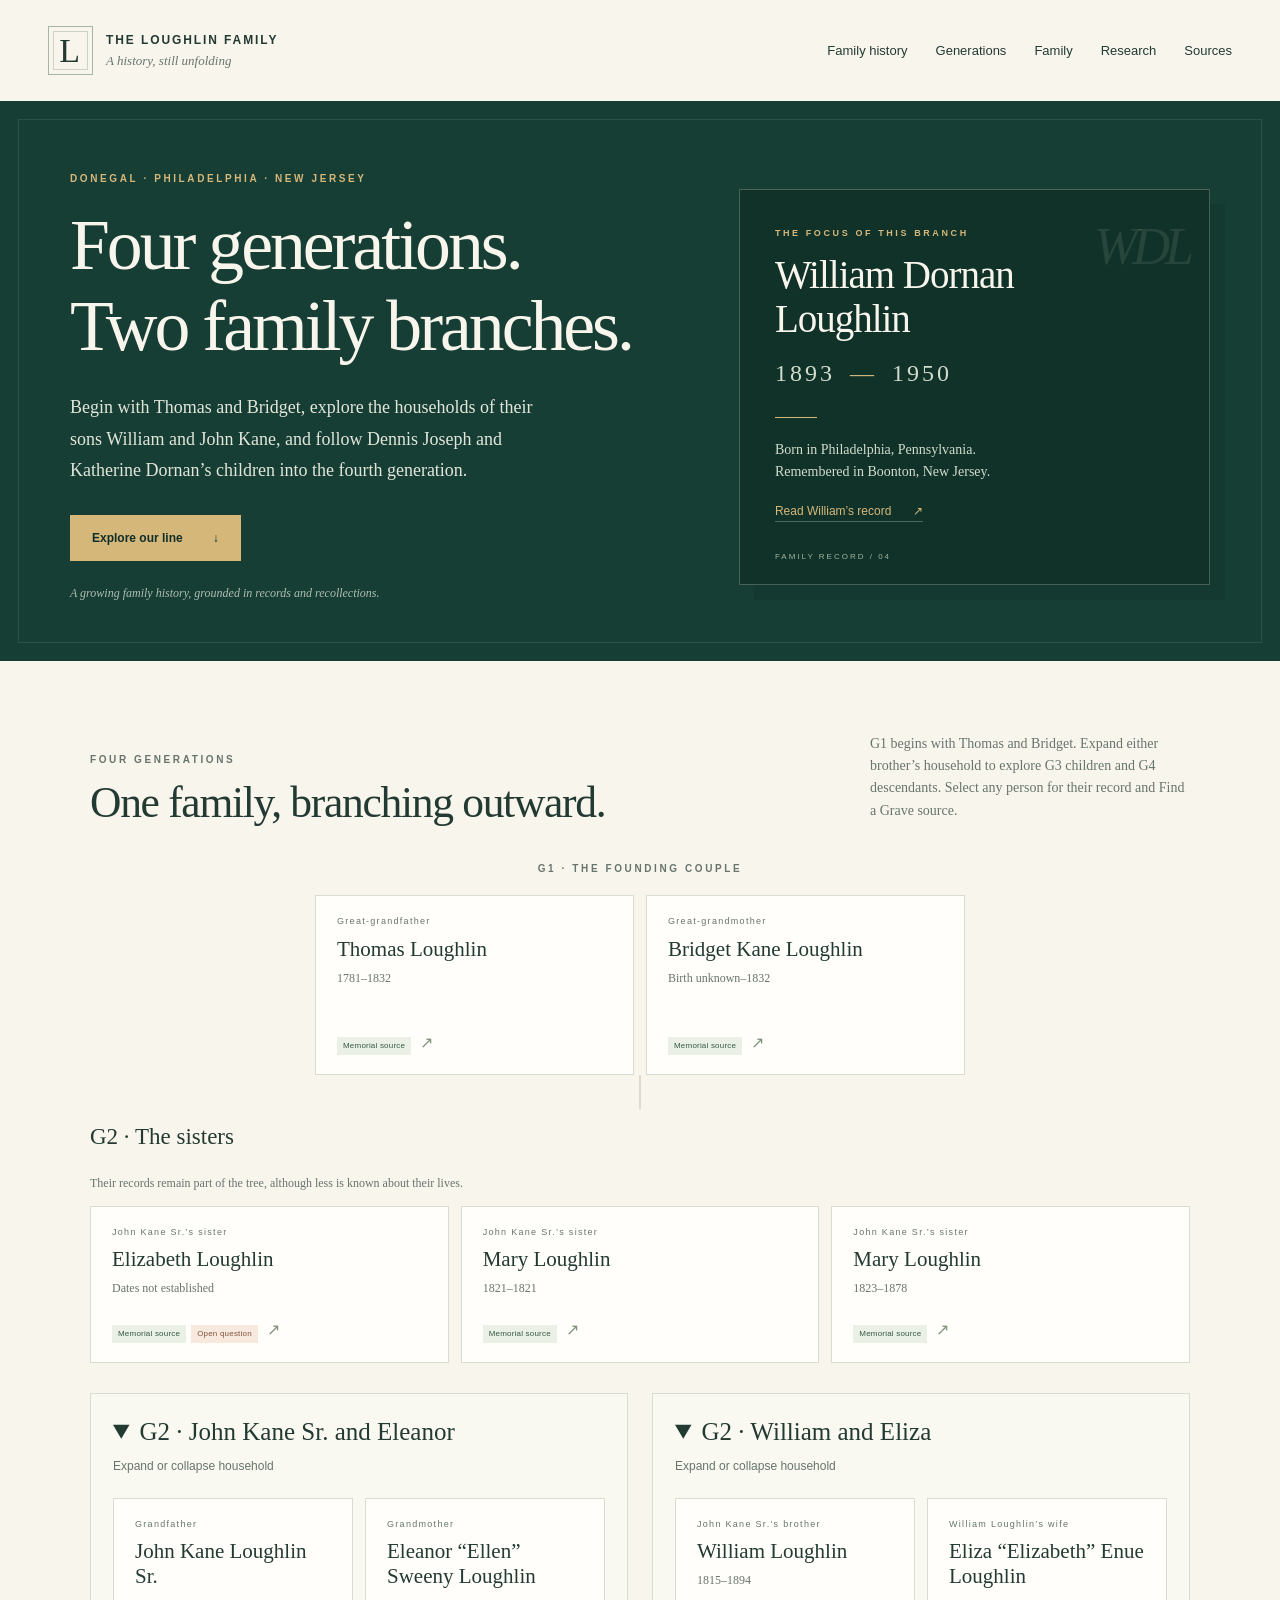
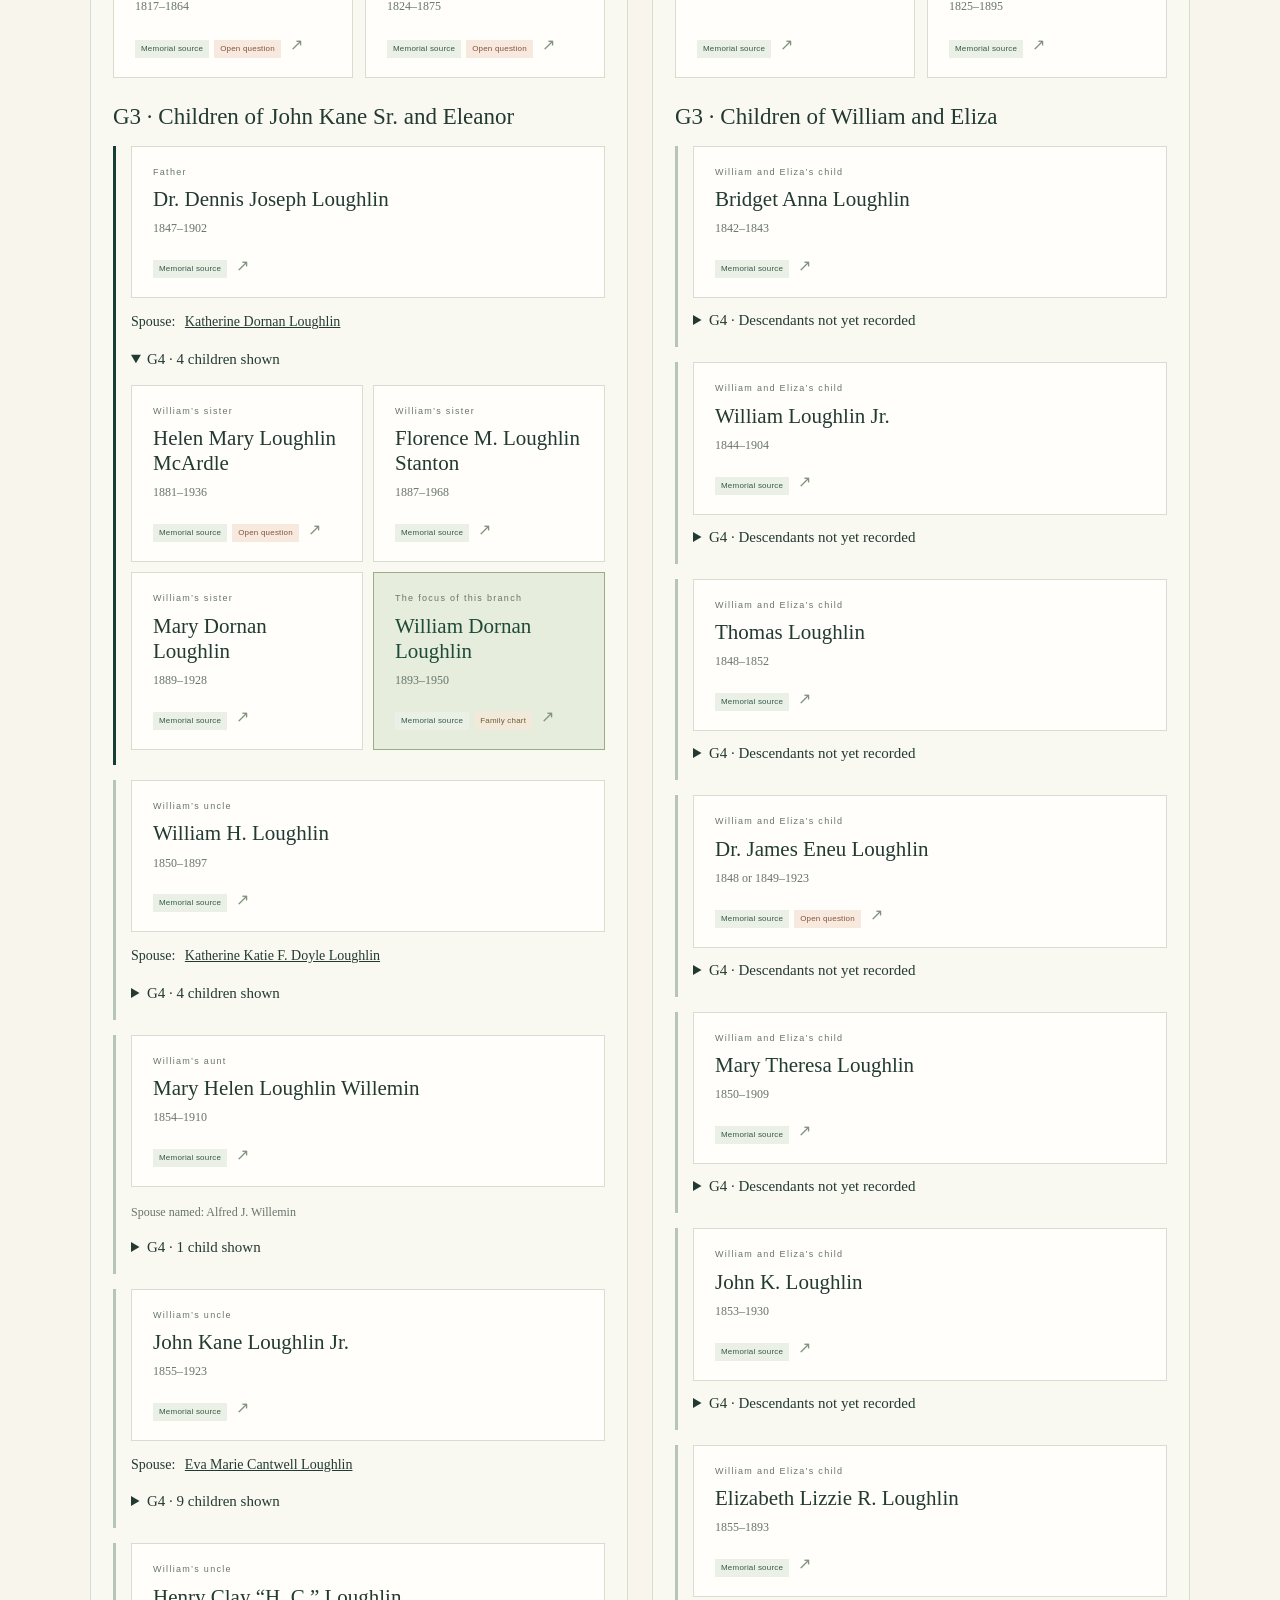
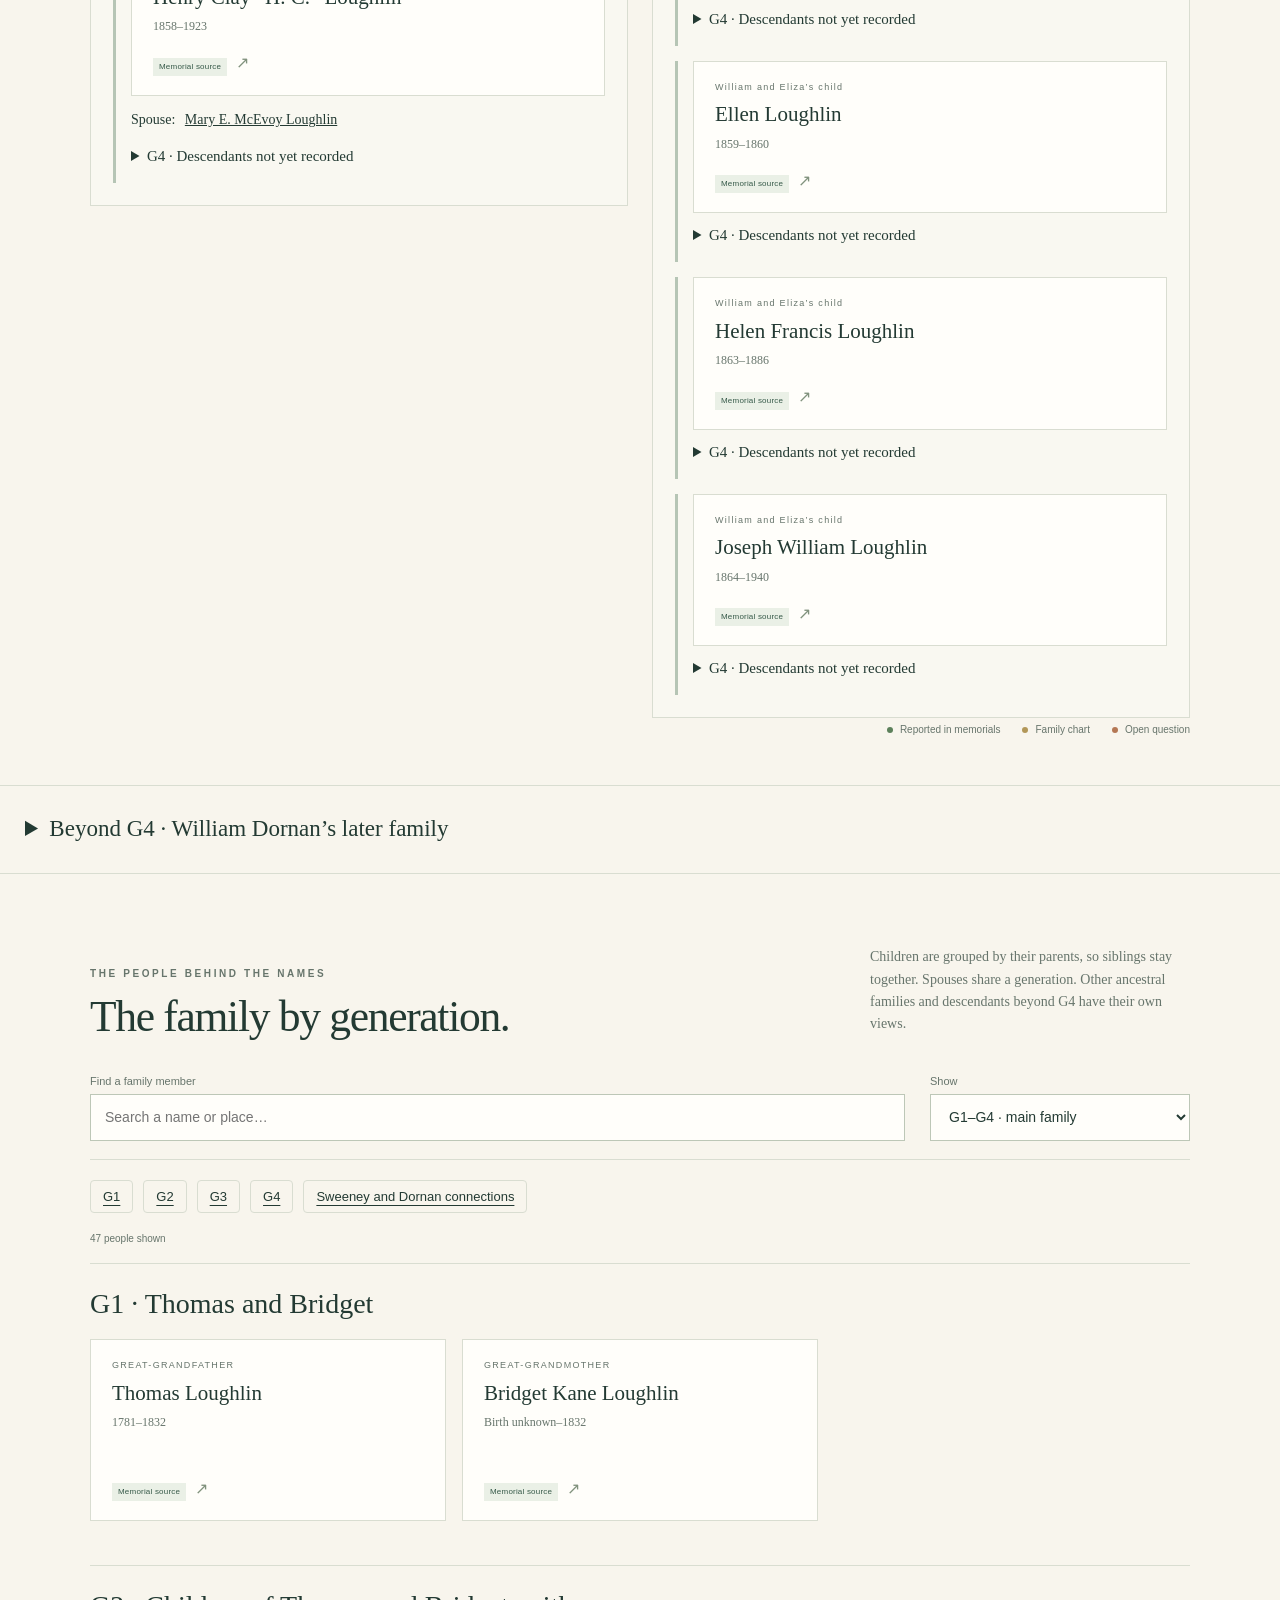
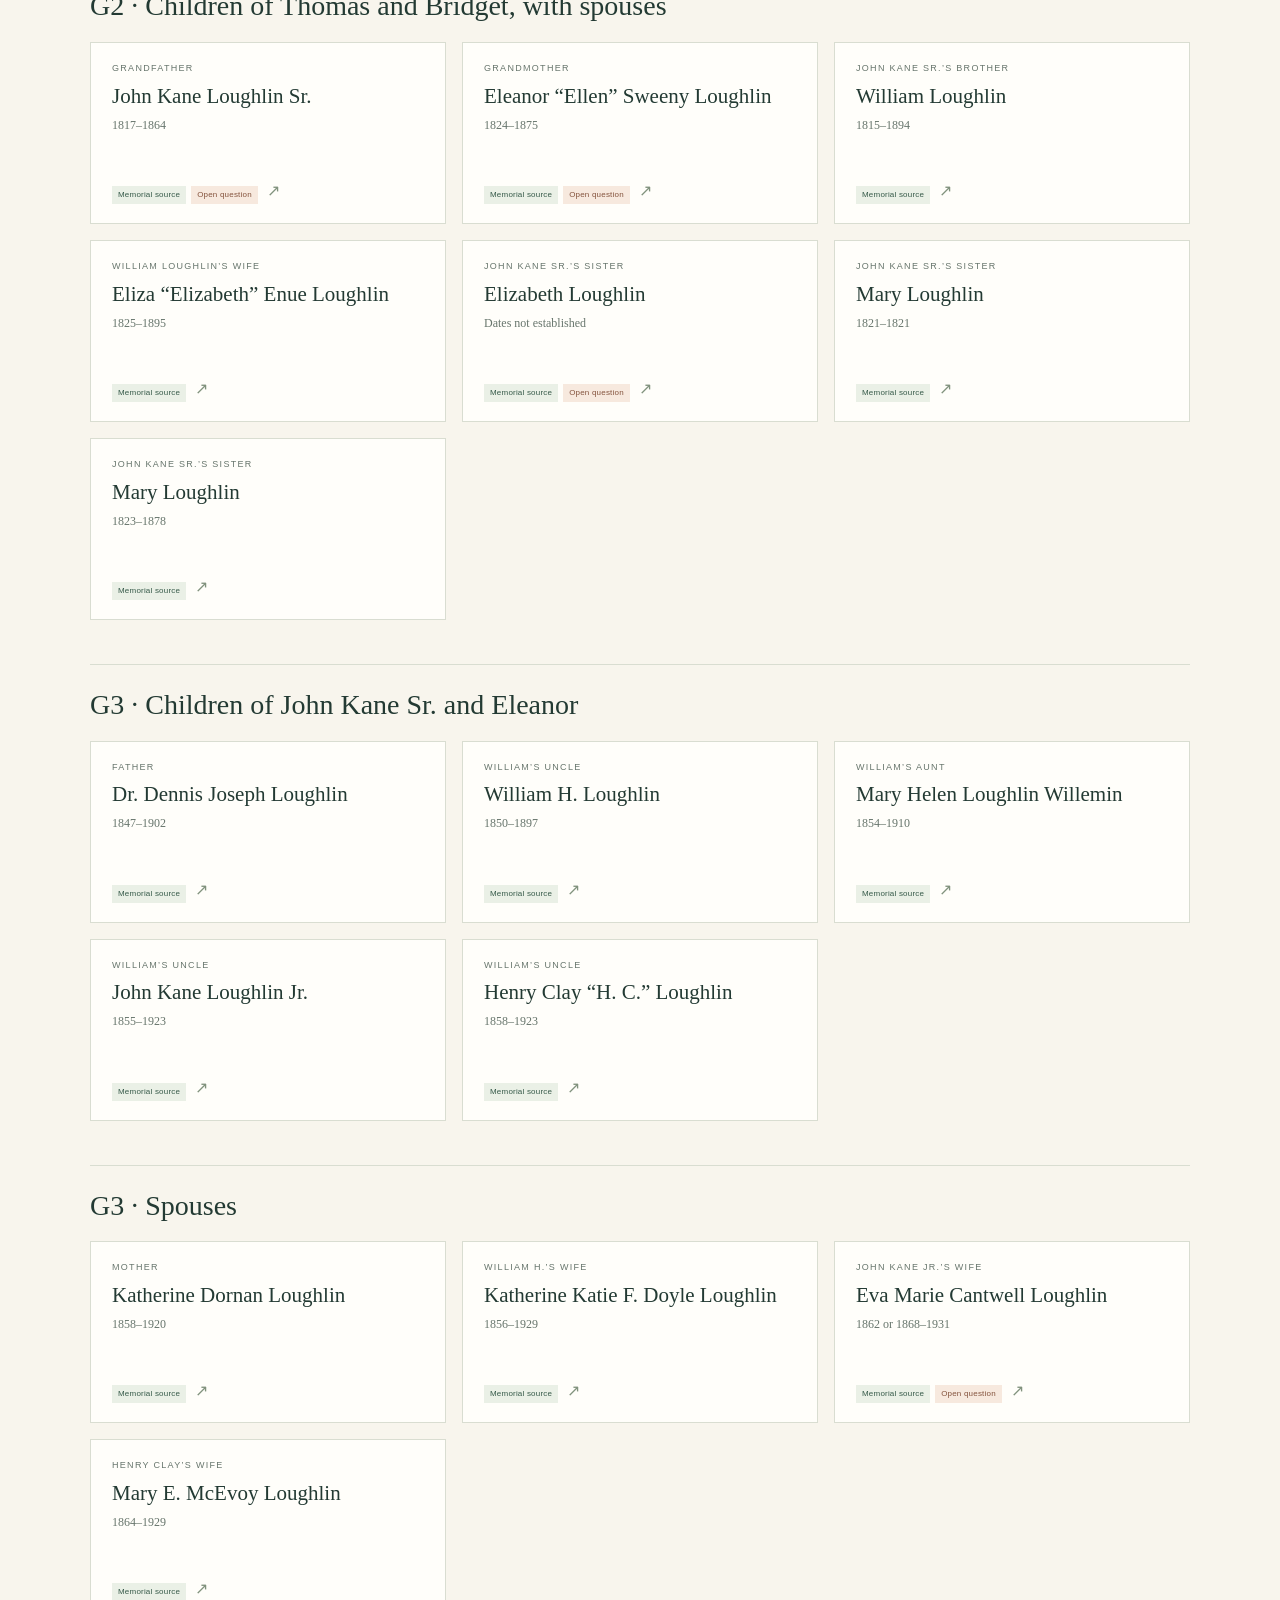
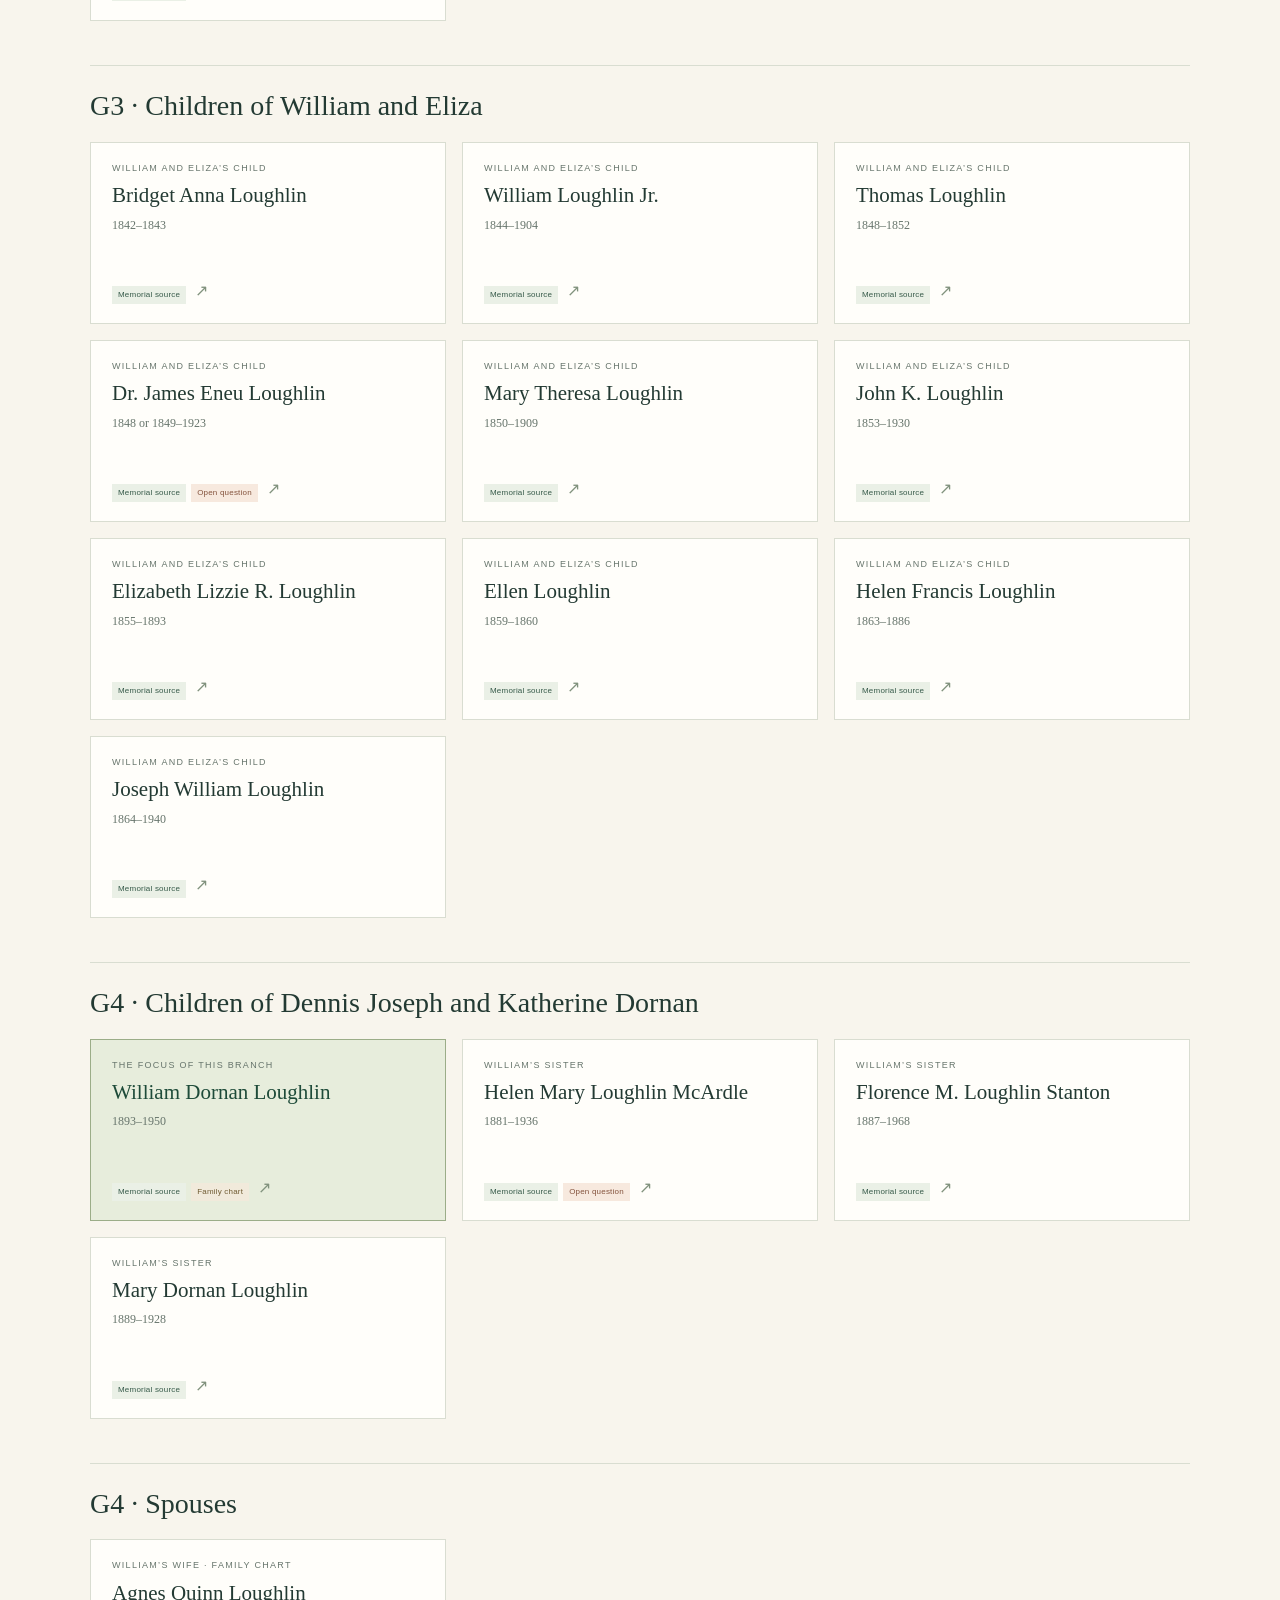
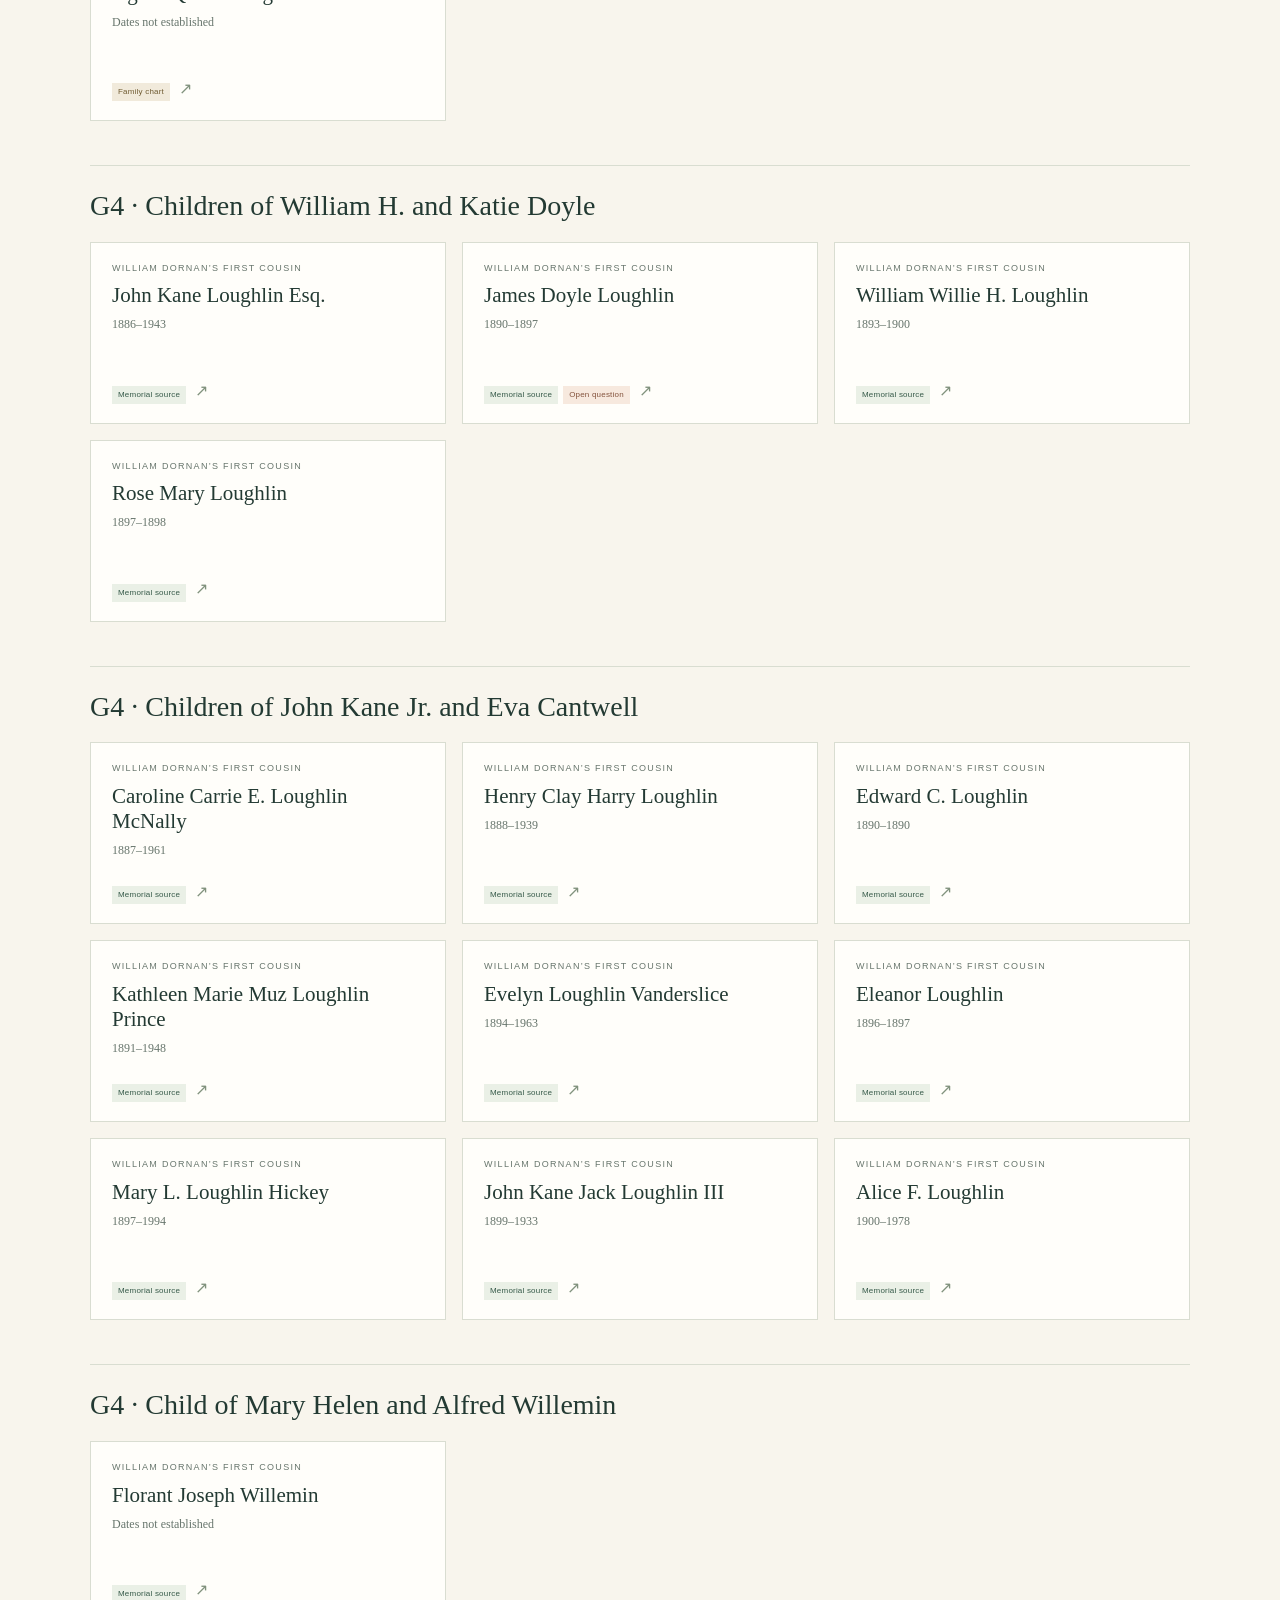
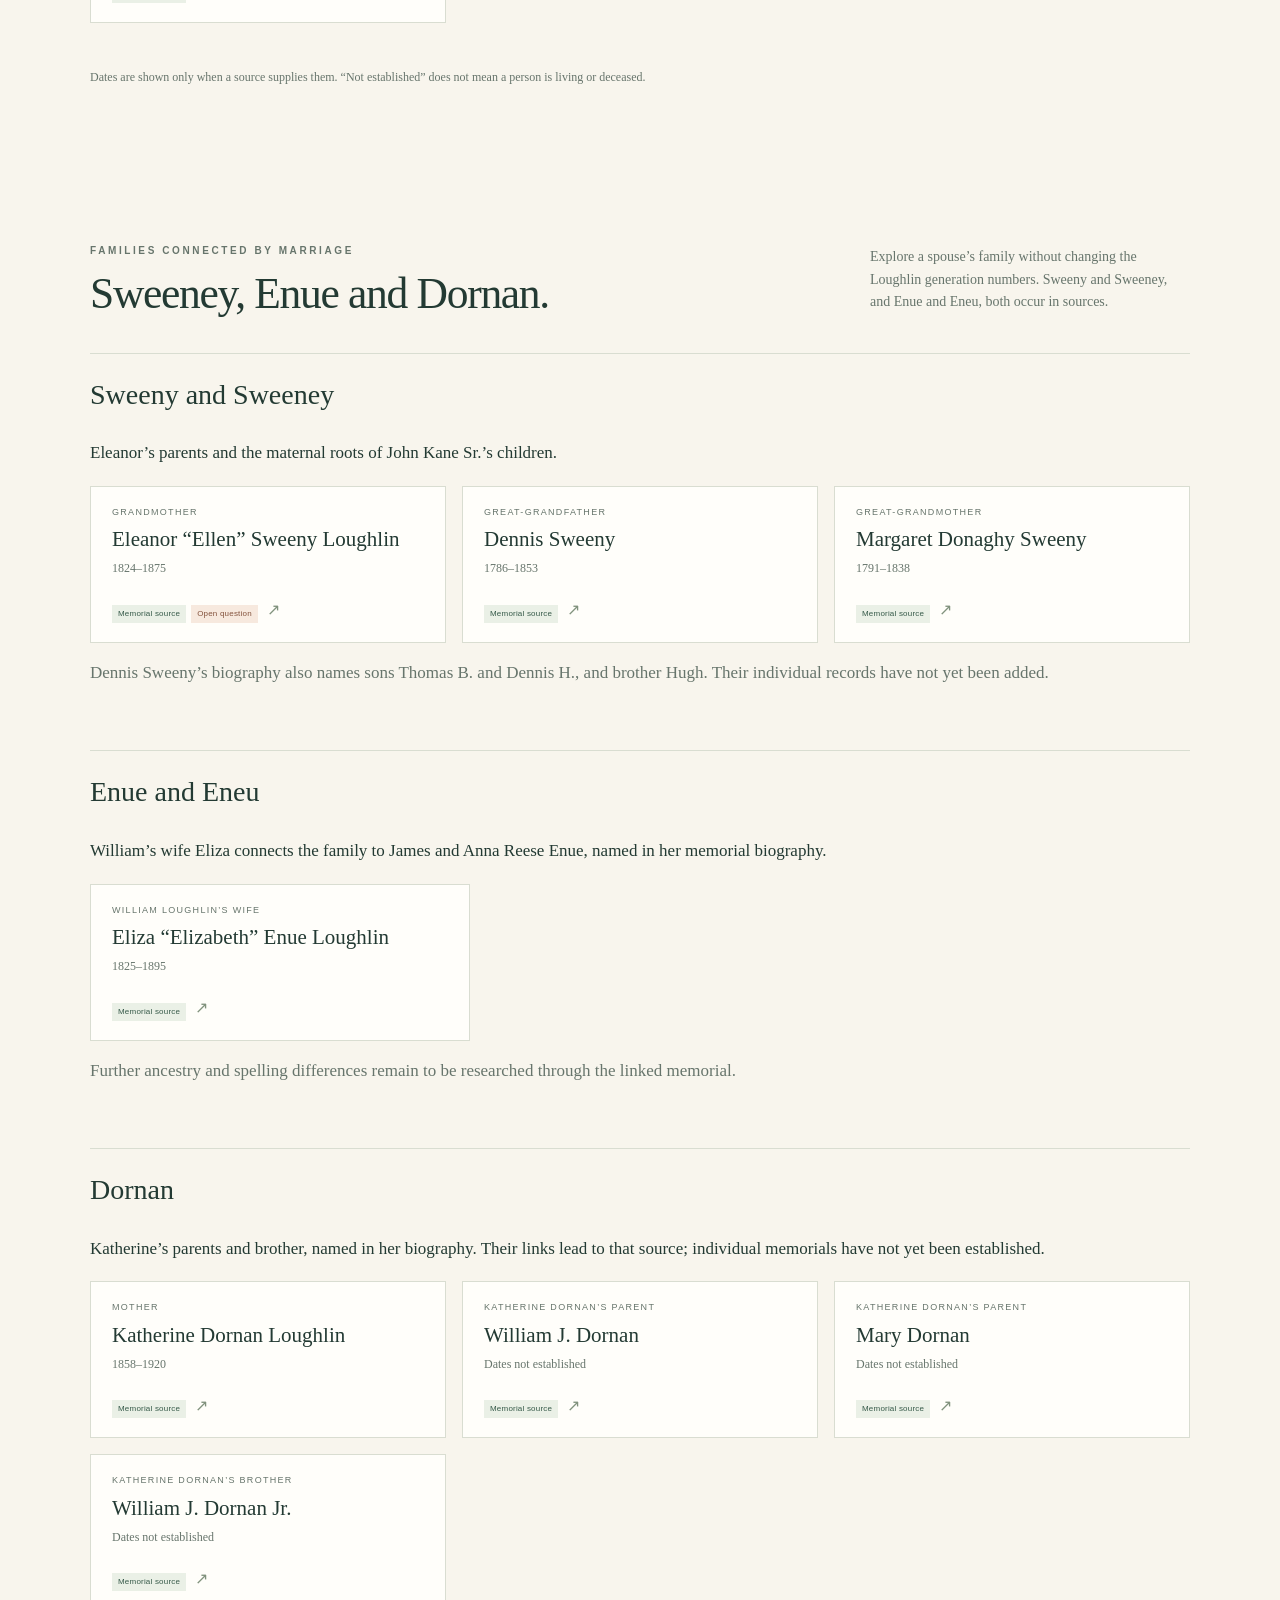
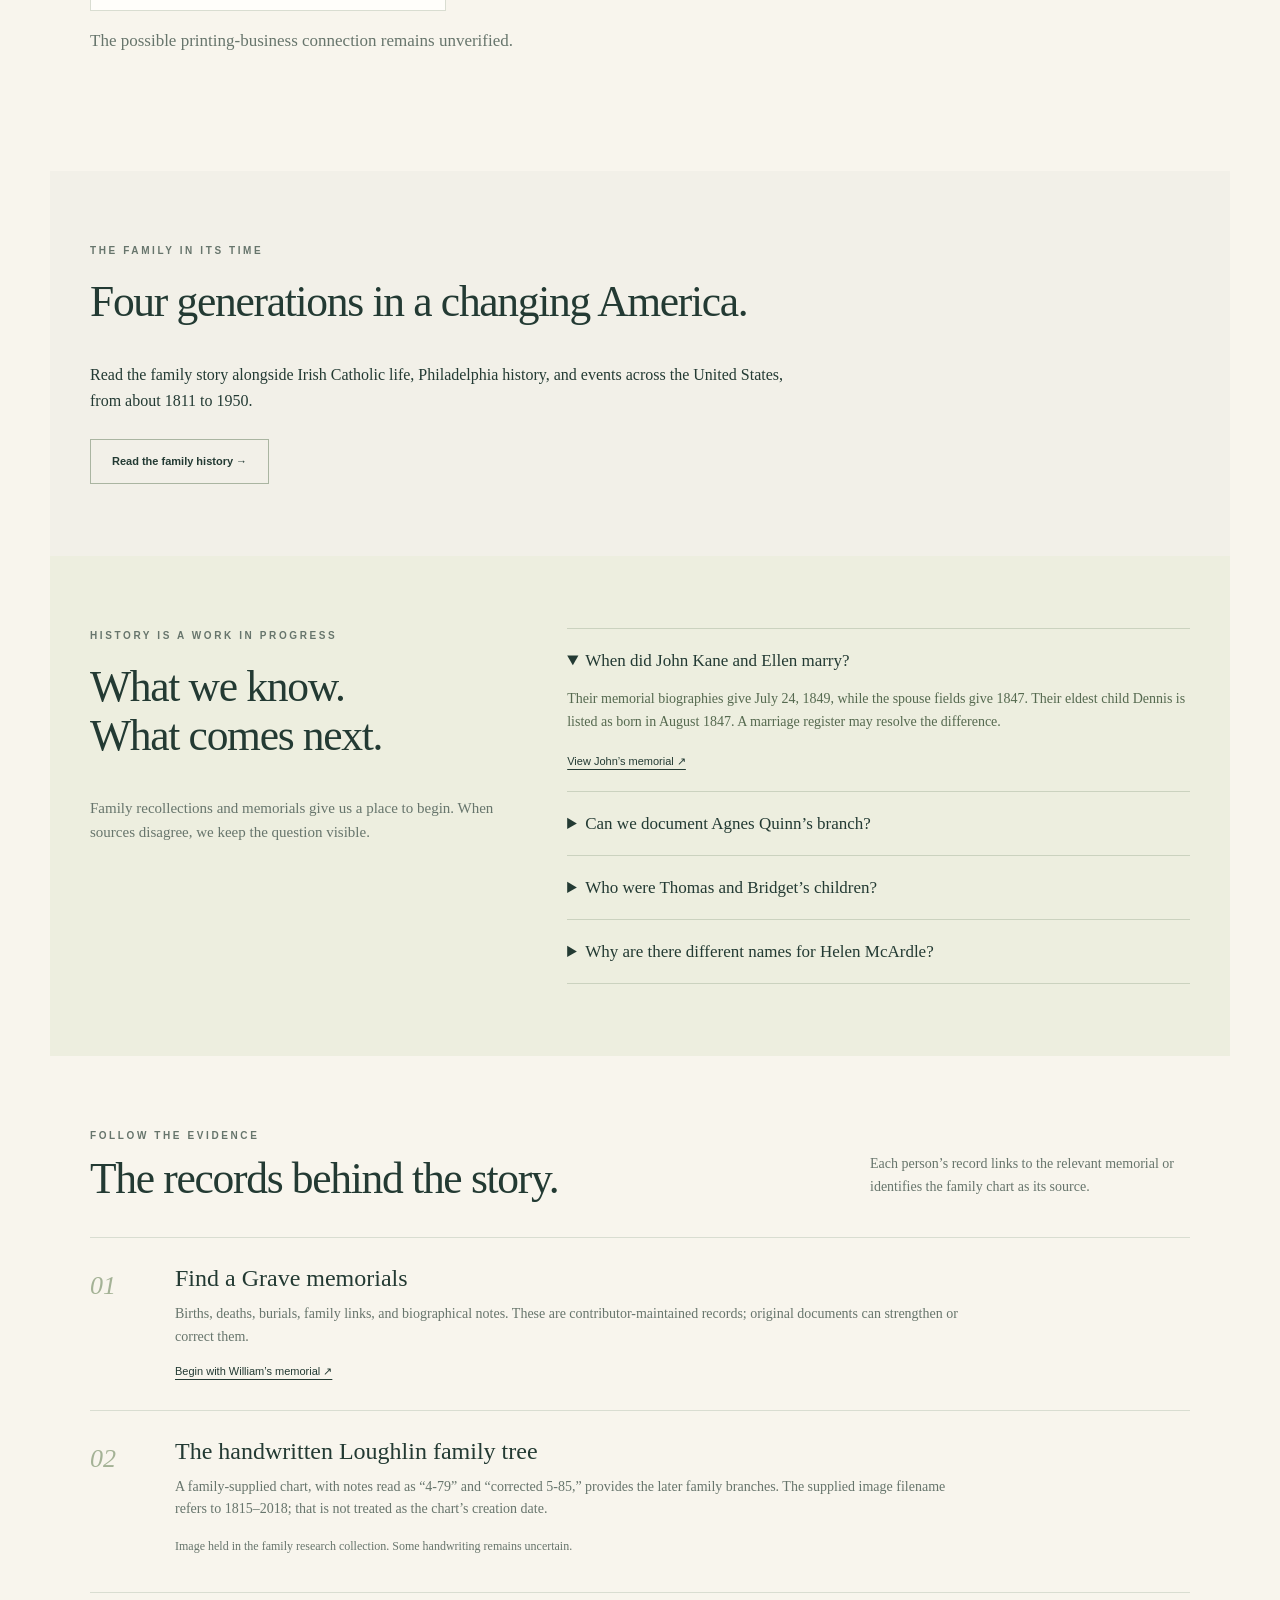
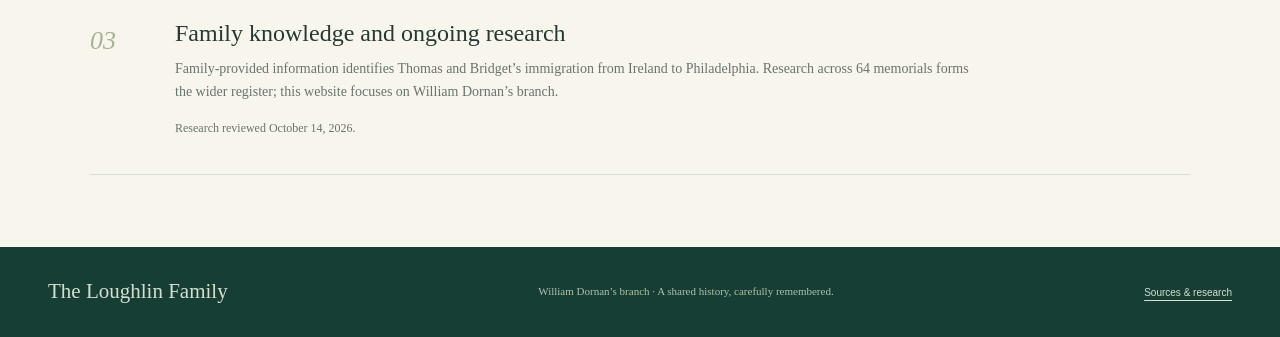
<file: index.html>
<!doctype html>
<html lang="en">
<head>
  <meta charset="utf-8">
  <meta name="viewport" content="width=device-width, initial-scale=1">
  <meta name="description" content="Explore the Loughlin family line from Donegal to Philadelphia, centered on William Dornan Loughlin (1893–1950), with sources and family research.">
  <meta name="theme-color" content="#173e35">
  <title>The Loughlin Family · William Dornan’s Branch</title>
  <link rel="stylesheet" href="styles.css?v=20261026-tree">
  <script src="family-data.js?v=20261026-tree" defer></script>
  <script src="app.js?v=20261026-tree" defer></script>
</head>
<body>
  <a class="skip" href="#main">Skip to family history</a>
  <header class="site-header">
    <a class="brand" href="#home"><span class="monogram" aria-hidden="true">L</span><span>THE LOUGHLIN FAMILY<small>A history, still unfolding</small></span></a>
    <nav aria-label="Main navigation"><a href="history.html">Family history</a><a href="#lineage">Generations</a><a href="#family">Family</a><a href="#research">Research</a><a href="#sources">Sources</a></nav>
  </header>
  <main id="main">
    <section class="hero" id="home">
      <div class="hero-copy"><p class="eyebrow">DONEGAL · PHILADELPHIA · NEW JERSEY</p><h1>Four generations.<br>Two family branches.</h1><p class="intro">Begin with Thomas and Bridget, explore the households of their sons William and John Kane, and follow Dennis Joseph and Katherine Dornan’s children into the fourth generation.</p><a class="button gold" href="#lineage">Explore our line <span aria-hidden="true">↓</span></a><p class="hero-note">A growing family history, grounded in records and recollections.</p></div>
      <div class="hero-record"><span class="record-mark" aria-hidden="true">WDL</span><p class="eyebrow">THE FOCUS OF THIS BRANCH</p><h2>William Dornan<br>Loughlin</h2><p class="life">1893 <span>—</span> 1950</p><div class="record-rule"></div><p>Born in Philadelphia, Pennsylvania.<br>Remembered in Boonton, New Jersey.</p><button class="text-button" data-person="william-d">Read William’s record <span aria-hidden="true">↗</span></button><span class="record-number">FAMILY RECORD / 04</span></div>
    </section>
    <section class="section lineage-section" id="lineage" aria-labelledby="lineage-title">
      <div class="section-heading"><div><p class="eyebrow">FOUR GENERATIONS</p><h2 id="lineage-title">One family, branching outward.</h2></div><p>G1 begins with Thomas and Bridget. Expand either brother’s household to explore G3 children and G4 descendants. Select any person for their record and Find a Grave source.</p></div>
      <div id="lineage-tree" class="branch-tree"></div>
      <div class="evidence-key"><span><i class="dot memorial"></i> Reported in memorials</span><span><i class="dot chart"></i> Family chart</span><span><i class="dot uncertain"></i> Open question</span></div>
    </section>
    <details class="later-focus"><summary>Beyond G4 · William Dornan’s later family</summary><section class="section william-section" aria-labelledby="william-title">
      <div class="william-heading"><p class="eyebrow">A CLOSER LOOK · 1893–1950</p><h2 id="william-title">William’s family.</h2><p>The youngest of four children of Dr. Dennis Joseph Loughlin and Katherine Dornan. The handwritten chart carries this branch into later generations.</p><button class="button outline" id="print-button">Print this family history</button></div>
      <div class="william-family"><div class="family-pair" id="focus-couple"></div><p class="connector-label">CHILDREN NAMED IN THE FAMILY CHART</p><div class="children-grid" id="focus-children"></div><p class="small-note">Agnes’s relationship and the later descendants come from the handwritten family chart. William’s memorial does not link a spouse or children.</p><details class="later-generation"><summary>Explore Robert W.’s five children <span aria-hidden="true">+</span></summary><div id="later-children"></div><p class="small-note">Names and child counts are transcribed from the chart; individual dates and supporting records are still needed.</p></details></div>
    </section>
    </details><section class="section" id="family" aria-labelledby="family-title">
      <div class="section-heading"><div><p class="eyebrow">THE PEOPLE BEHIND THE NAMES</p><h2 id="family-title">The family by generation.</h2></div><p>Children are grouped by their parents, so siblings stay together. Spouses share a generation. Other ancestral families and descendants beyond G4 have their own views.</p></div>
      <div class="directory-tools"><label class="search-label" for="family-search"><span>Find a family member</span><input type="search" id="family-search" placeholder="Search a name or place…" autocomplete="off"></label><label for="family-filter">Show<select id="family-filter"><option value="all">G1–G4 · main family</option><option value="1">G1 · Thomas and Bridget</option><option value="2">G2 · the brothers and sisters</option><option value="3">G3 · children and spouses</option><option value="4">G4 · grandchildren</option><option value="connected">Connected families</option><option value="later">Beyond G4</option></select></label></div>
      <nav class="generation-jumps" aria-label="Jump to generation"><a href="#family" data-generation="1">G1</a><a href="#family" data-generation="2">G2</a><a href="#family" data-generation="3">G3</a><a href="#family" data-generation="4">G4</a><a href="#connections">Sweeney and Dornan connections</a></nav><p class="results-count" id="results-count" aria-live="polite"></p><div class="directory" id="family-directory"></div>
      <p class="small-note">Dates are shown only when a source supplies them. “Not established” does not mean a person is living or deceased.</p>
    </section>
    <section class="section connected-section" id="connections"><div class="section-heading"><div><p class="eyebrow">FAMILIES CONNECTED BY MARRIAGE</p><h2>Sweeney, Enue and Dornan.</h2></div><p>Explore a spouse’s family without changing the Loughlin generation numbers. Sweeny and Sweeney, and Enue and Eneu, both occur in sources.</p></div><div id="connected-families"></div></section><section class="section history-invitation"><p class="eyebrow">THE FAMILY IN ITS TIME</p><h2>Four generations in a changing America.</h2><p>Read the family story alongside Irish Catholic life, Philadelphia history, and events across the United States, from about 1811 to 1950.</p><a class="button outline" href="history.html">Read the family history →</a></section>
    <section class="section research-section" id="research" aria-labelledby="research-title">
      <div><p class="eyebrow">HISTORY IS A WORK IN PROGRESS</p><h2 id="research-title">What we know.<br>What comes next.</h2><p>Family recollections and memorials give us a place to begin. When sources disagree, we keep the question visible.</p></div><div class="questions">
        <details open><summary>When did John Kane and Ellen marry?</summary><p>Their memorial biographies give July 24, 1849, while the spouse fields give 1847. Their eldest child Dennis is listed as born in August 1847. A marriage register may resolve the difference.</p><a href="https://www.findagrave.com/memorial/90204872/john-kane-loughlin" target="_blank" rel="noopener noreferrer">View John’s memorial ↗</a></details>
        <details><summary>Can we document Agnes Quinn’s branch?</summary><p>The chart names Agnes as William’s wife, with children Helen and Robert W. William’s memorial does not link them. A marriage record and his 1950 obituary are useful next sources.</p></details>
        <details><summary>Who were Thomas and Bridget’s children?</summary><p>Their memorial biographies name William, John Kane, Elizabeth, and two daughters named Mary, one who died in infancy. Harry, Dennis, and Robert at the chart’s left edge remain unplaced. Old St. Joseph’s baptism registers may help.</p></details>
        <details><summary>Why are there different names for Helen McArdle?</summary><p>Helen’s own memorial uses Helen Mary; her mother Katherine’s biography uses Helen Denise. A birth or marriage record is needed to reconcile those names.</p></details>
      </div>
    </section>
    <section class="section sources-section" id="sources" aria-labelledby="sources-title"><div class="section-heading"><div><p class="eyebrow">FOLLOW THE EVIDENCE</p><h2 id="sources-title">The records behind the story.</h2></div><p>Each person’s record links to the relevant memorial or identifies the family chart as its source.</p></div><div class="source-list"><article><span class="source-num">01</span><div><h3>Find a Grave memorials</h3><p>Births, deaths, burials, family links, and biographical notes. These are contributor-maintained records; original documents can strengthen or correct them.</p><a href="https://www.findagrave.com/memorial/96990644/william_d-loughlin" target="_blank" rel="noopener noreferrer">Begin with William’s memorial ↗</a></div></article><article><span class="source-num">02</span><div><h3>The handwritten Loughlin family tree</h3><p>A family-supplied chart, with notes read as “4-79” and “corrected 5-85,” provides the later family branches. The supplied image filename refers to 1815–2018; that is not treated as the chart’s creation date.</p><p class="small-note">Image held in the family research collection. Some handwriting remains uncertain.</p></div></article><article><span class="source-num">03</span><div><h3>Family knowledge and ongoing research</h3><p>Family-provided information identifies Thomas and Bridget’s immigration from Ireland to Philadelphia. Research across 64 memorials forms the wider register; this website focuses on William Dornan’s branch.</p><p class="small-note">Research reviewed October 14, 2026.</p></div></article></div></section>
  </main>
  <footer><a class="footer-name" href="#home">The Loughlin Family</a><p>William Dornan’s branch · A shared history, carefully remembered.</p><a href="#sources">Sources & research</a></footer>
  <dialog id="person-dialog" aria-labelledby="person-title"><button class="close-dialog" aria-label="Close person record">×</button><div id="person-detail"></div></dialog>
  <noscript><div class="no-script">Enable JavaScript to explore individual family records. William Dornan Loughlin (1893–1950) was the son of Dr. Dennis Joseph Loughlin and Katherine Dornan, and grandson of John Kane Loughlin Sr. and Eleanor Sweeny. Source: <a href="https://www.findagrave.com/memorial/96990644/william_d-loughlin">William’s memorial</a>.</div></noscript>
</body>
</html>
</file>
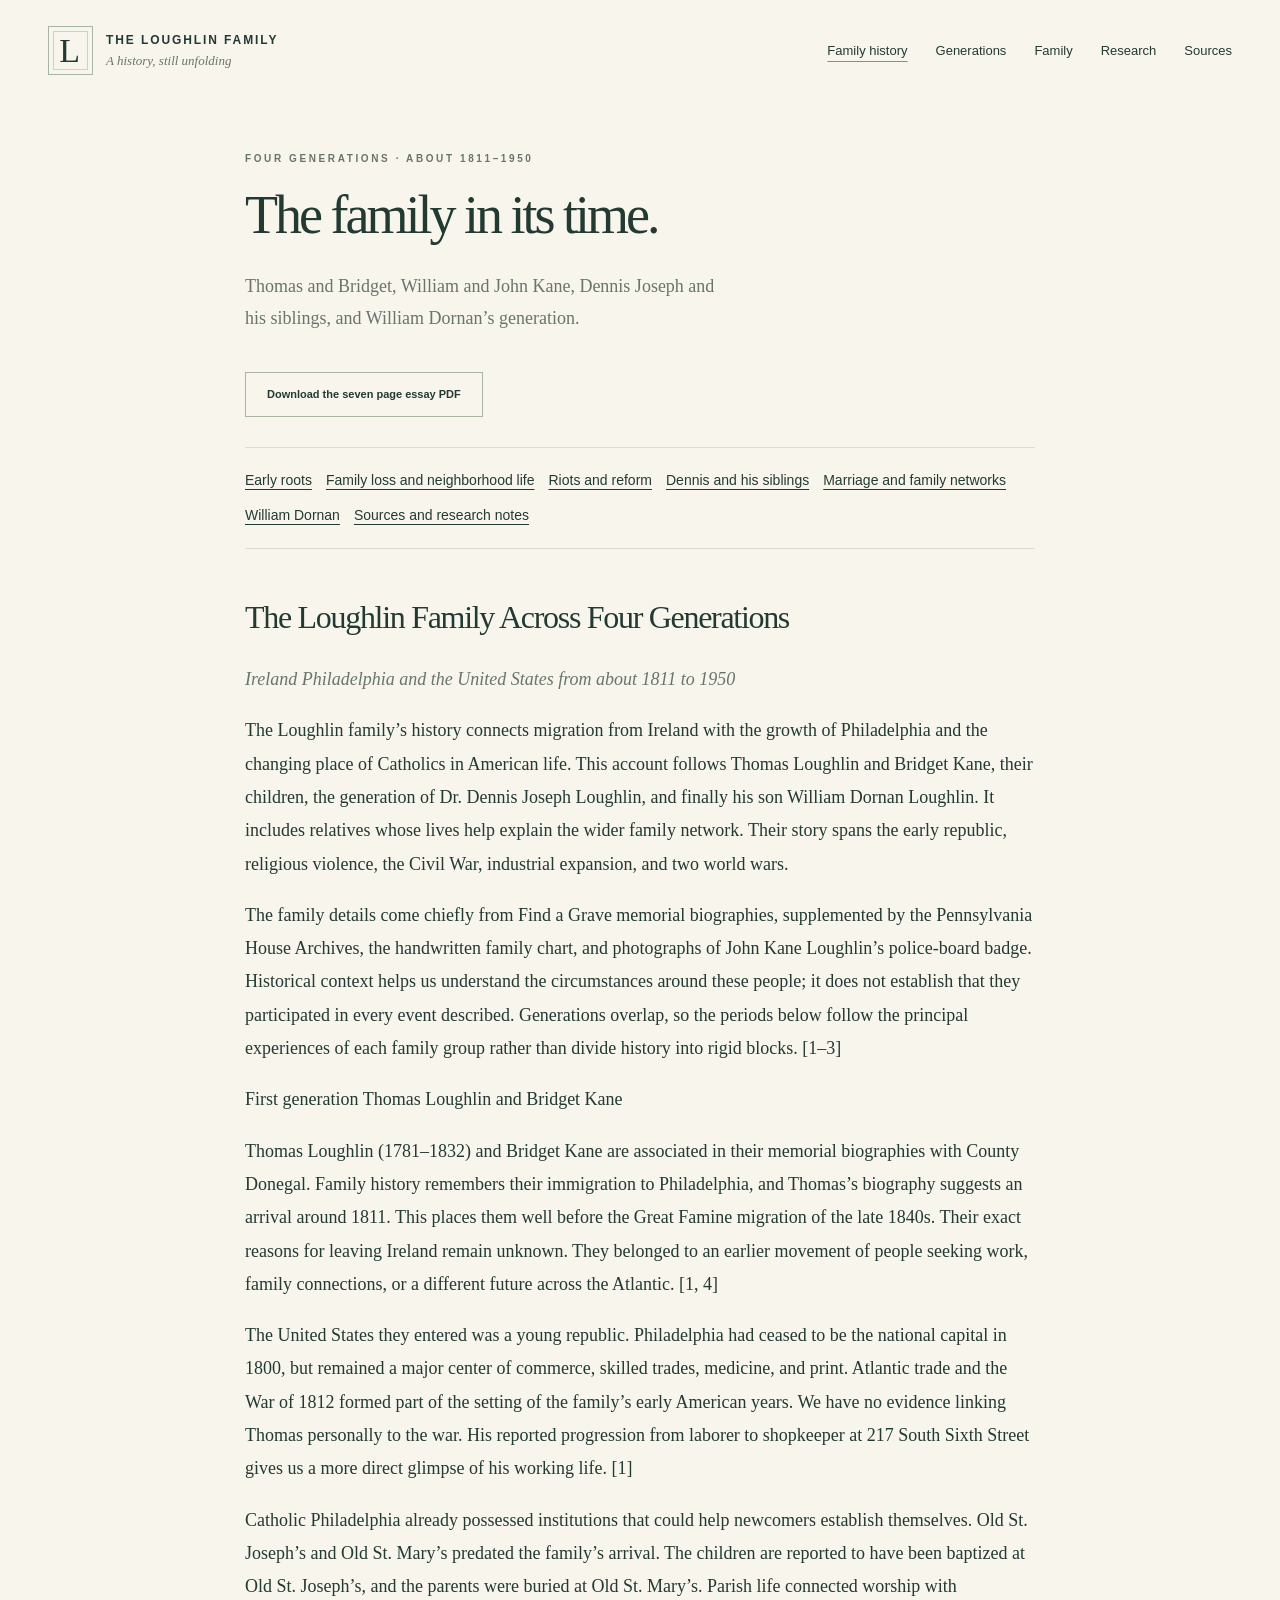
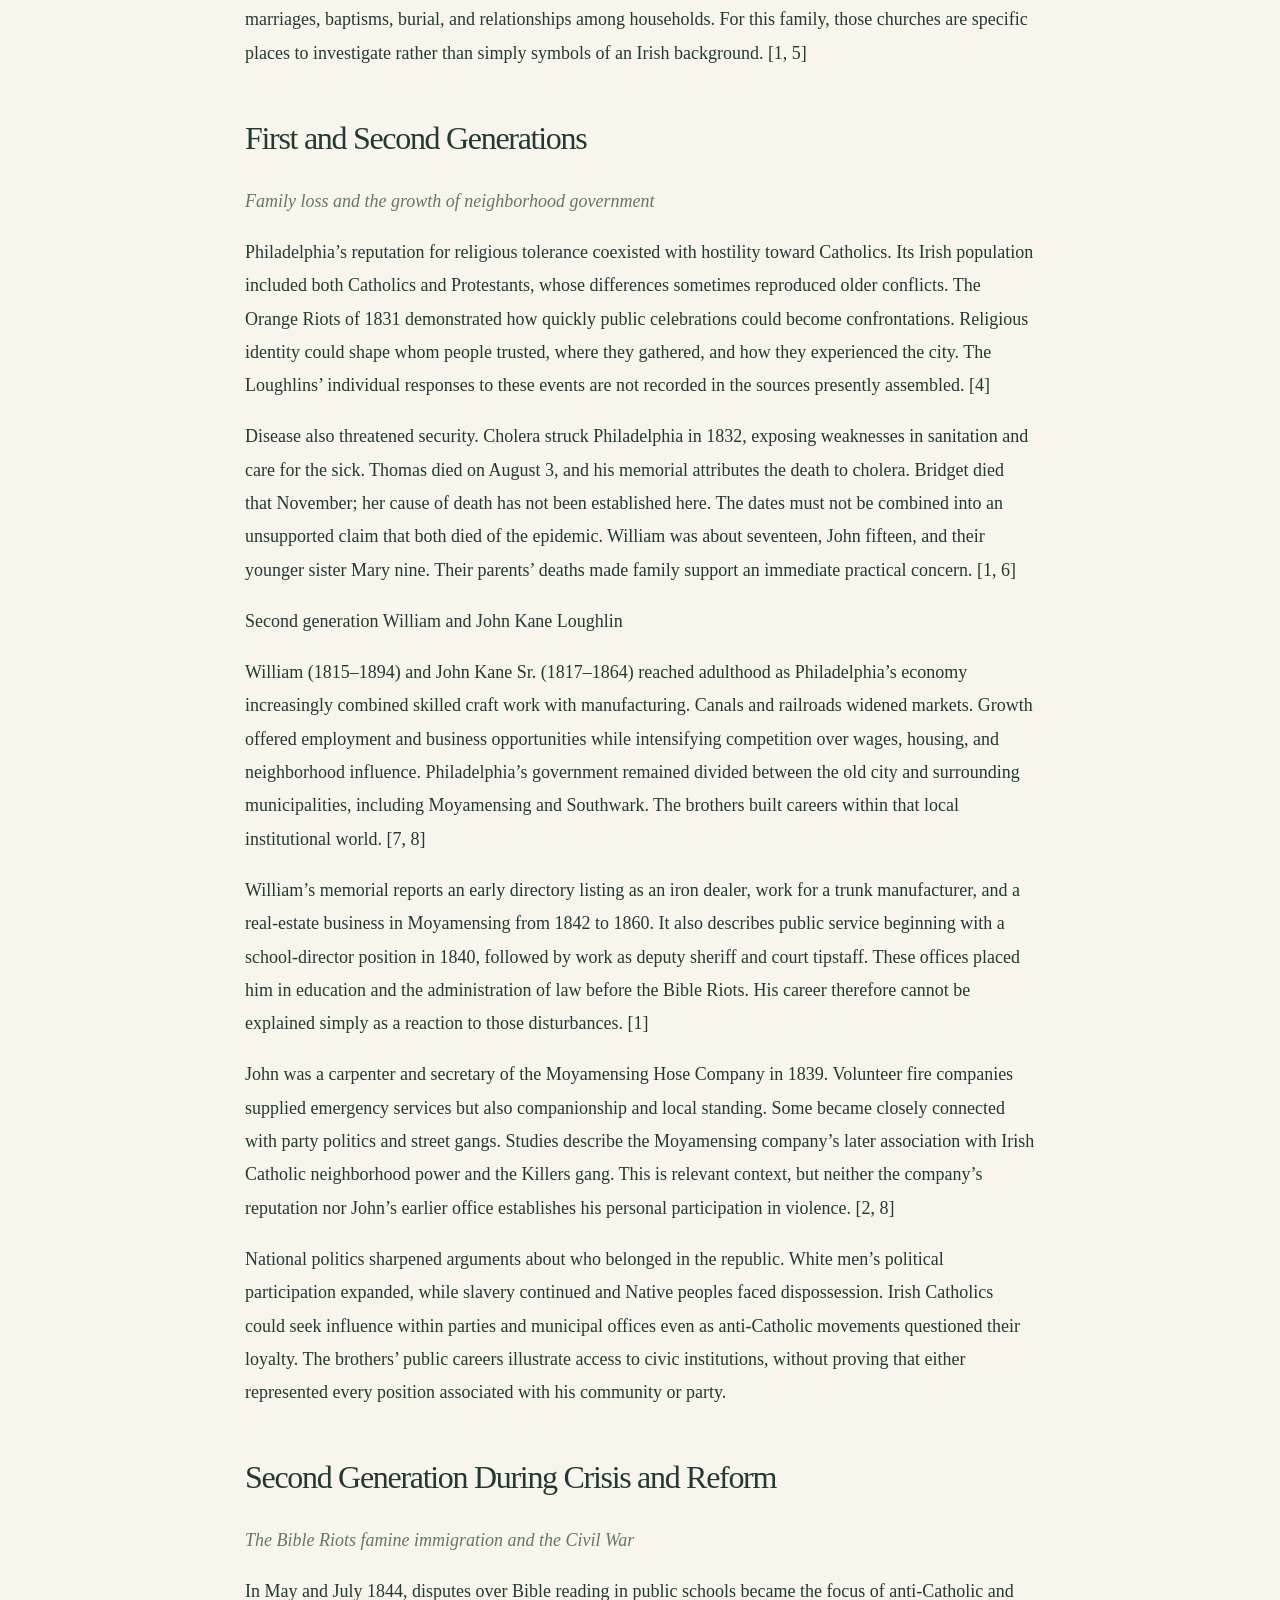
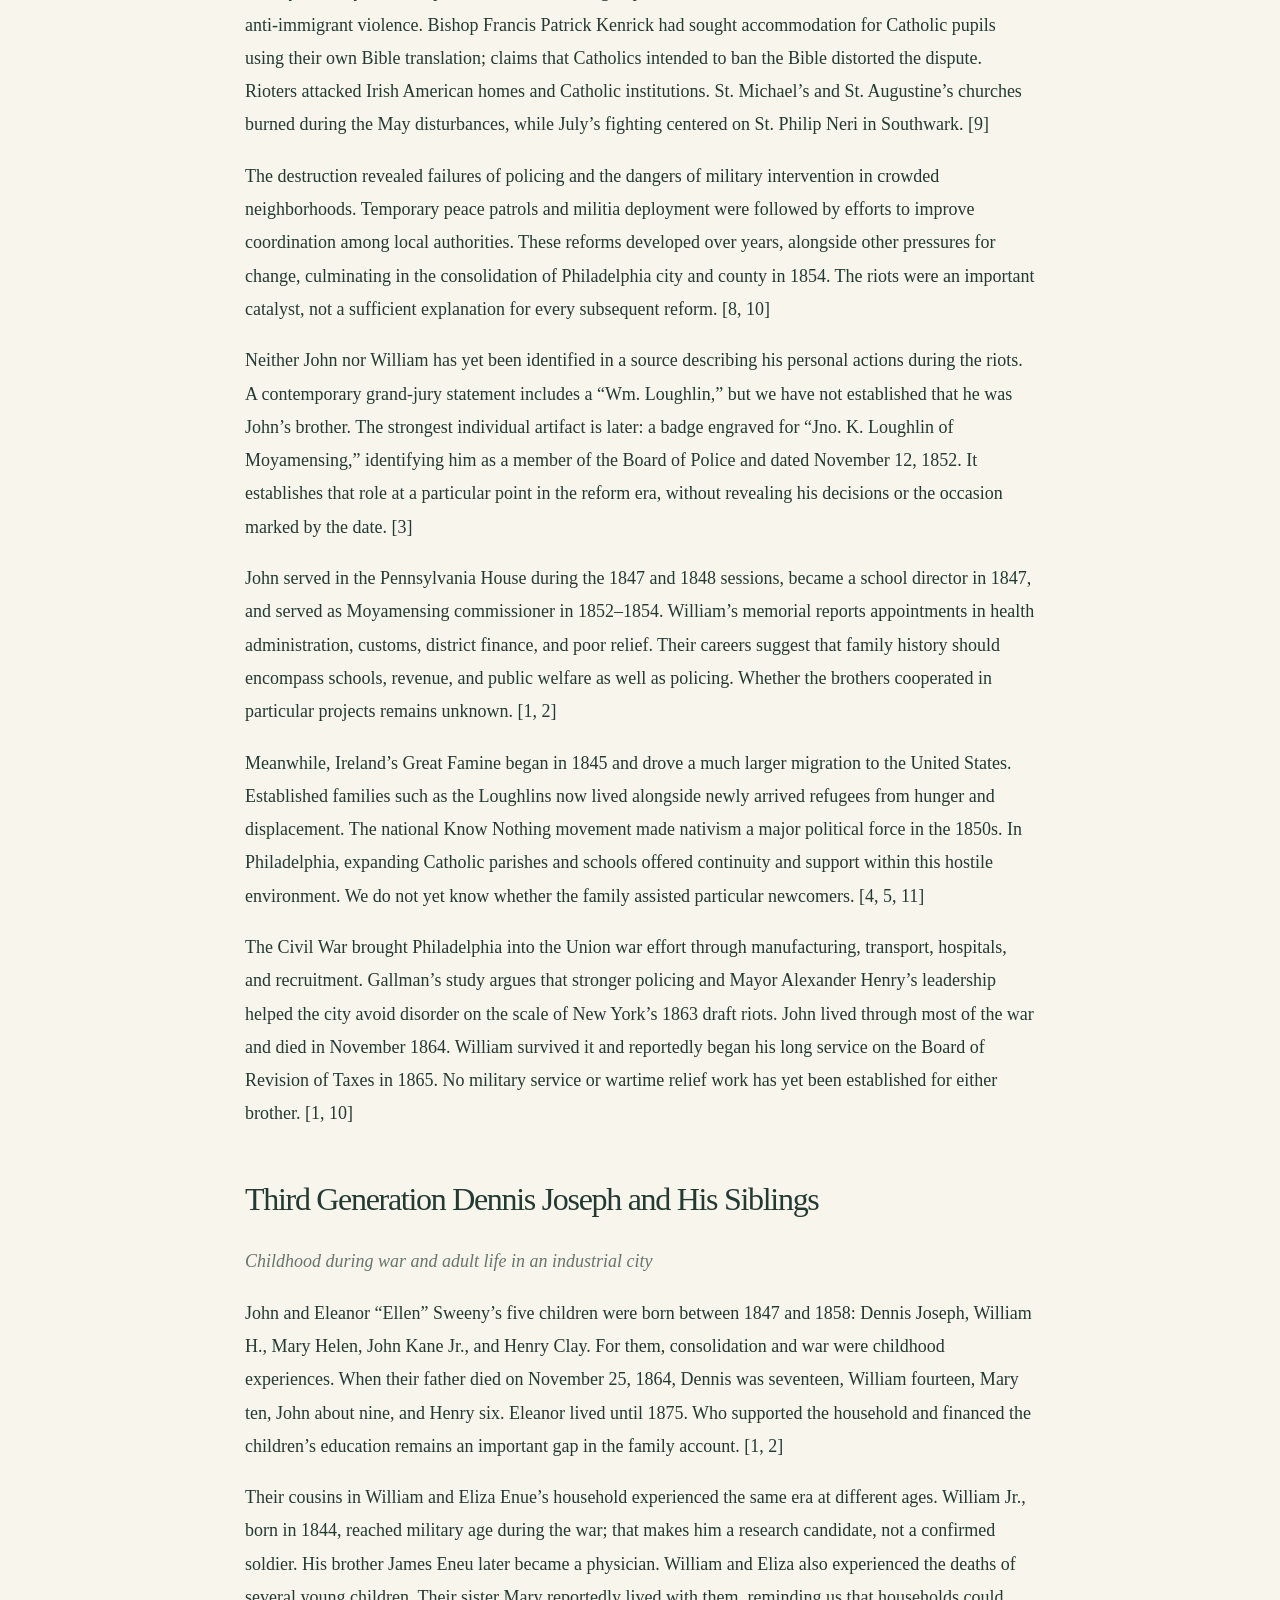
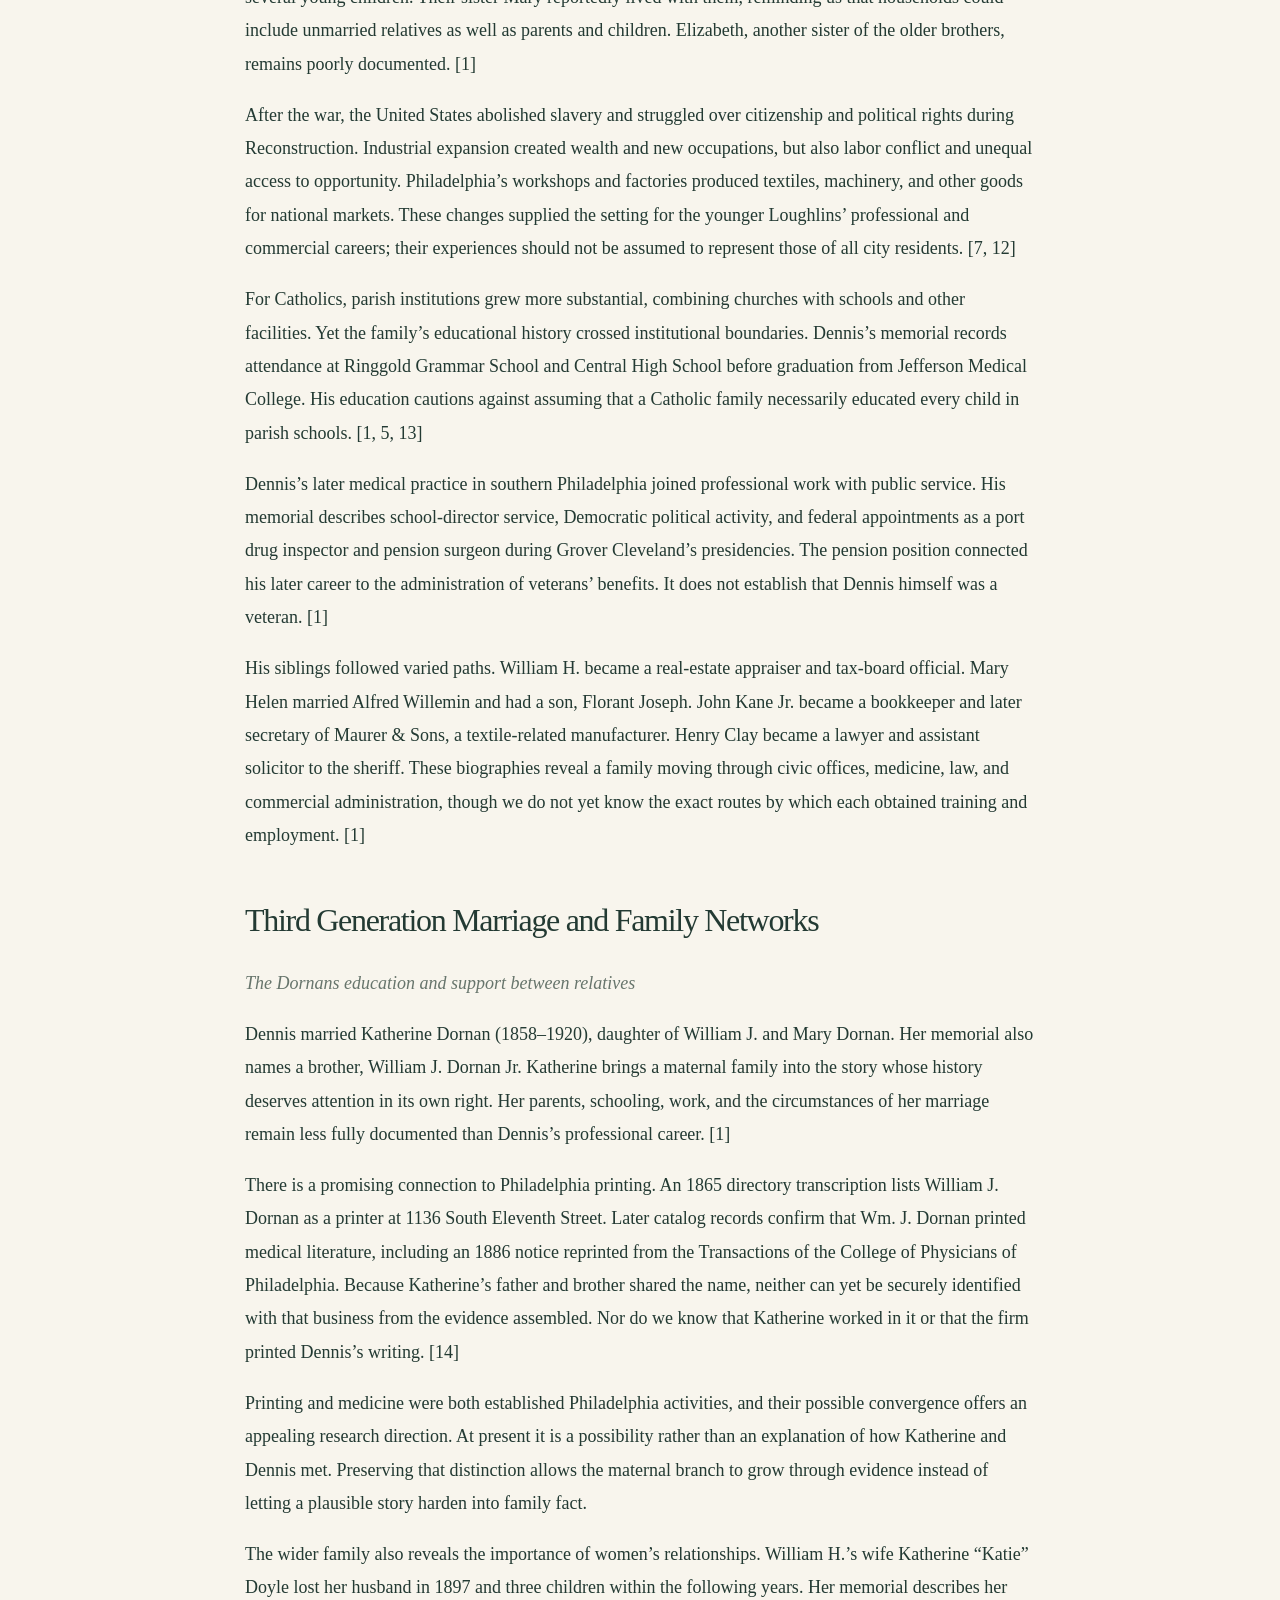
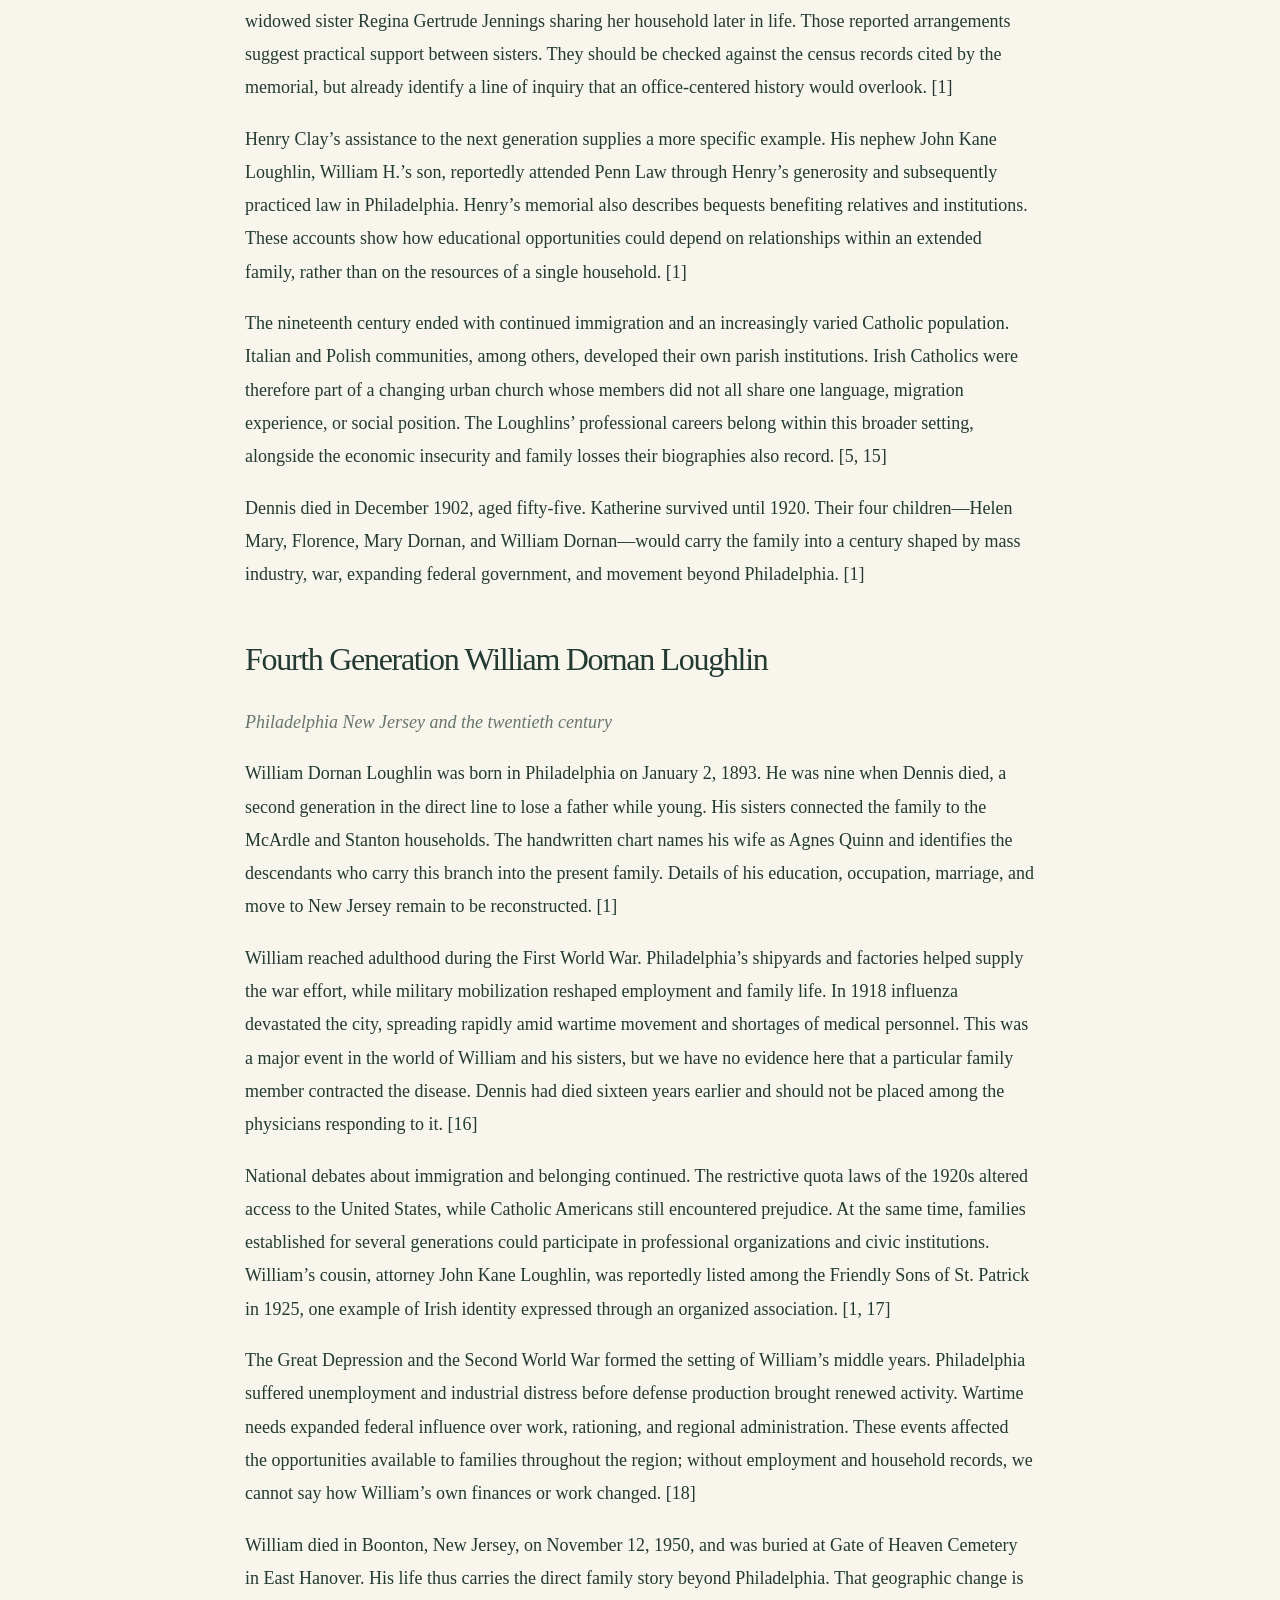
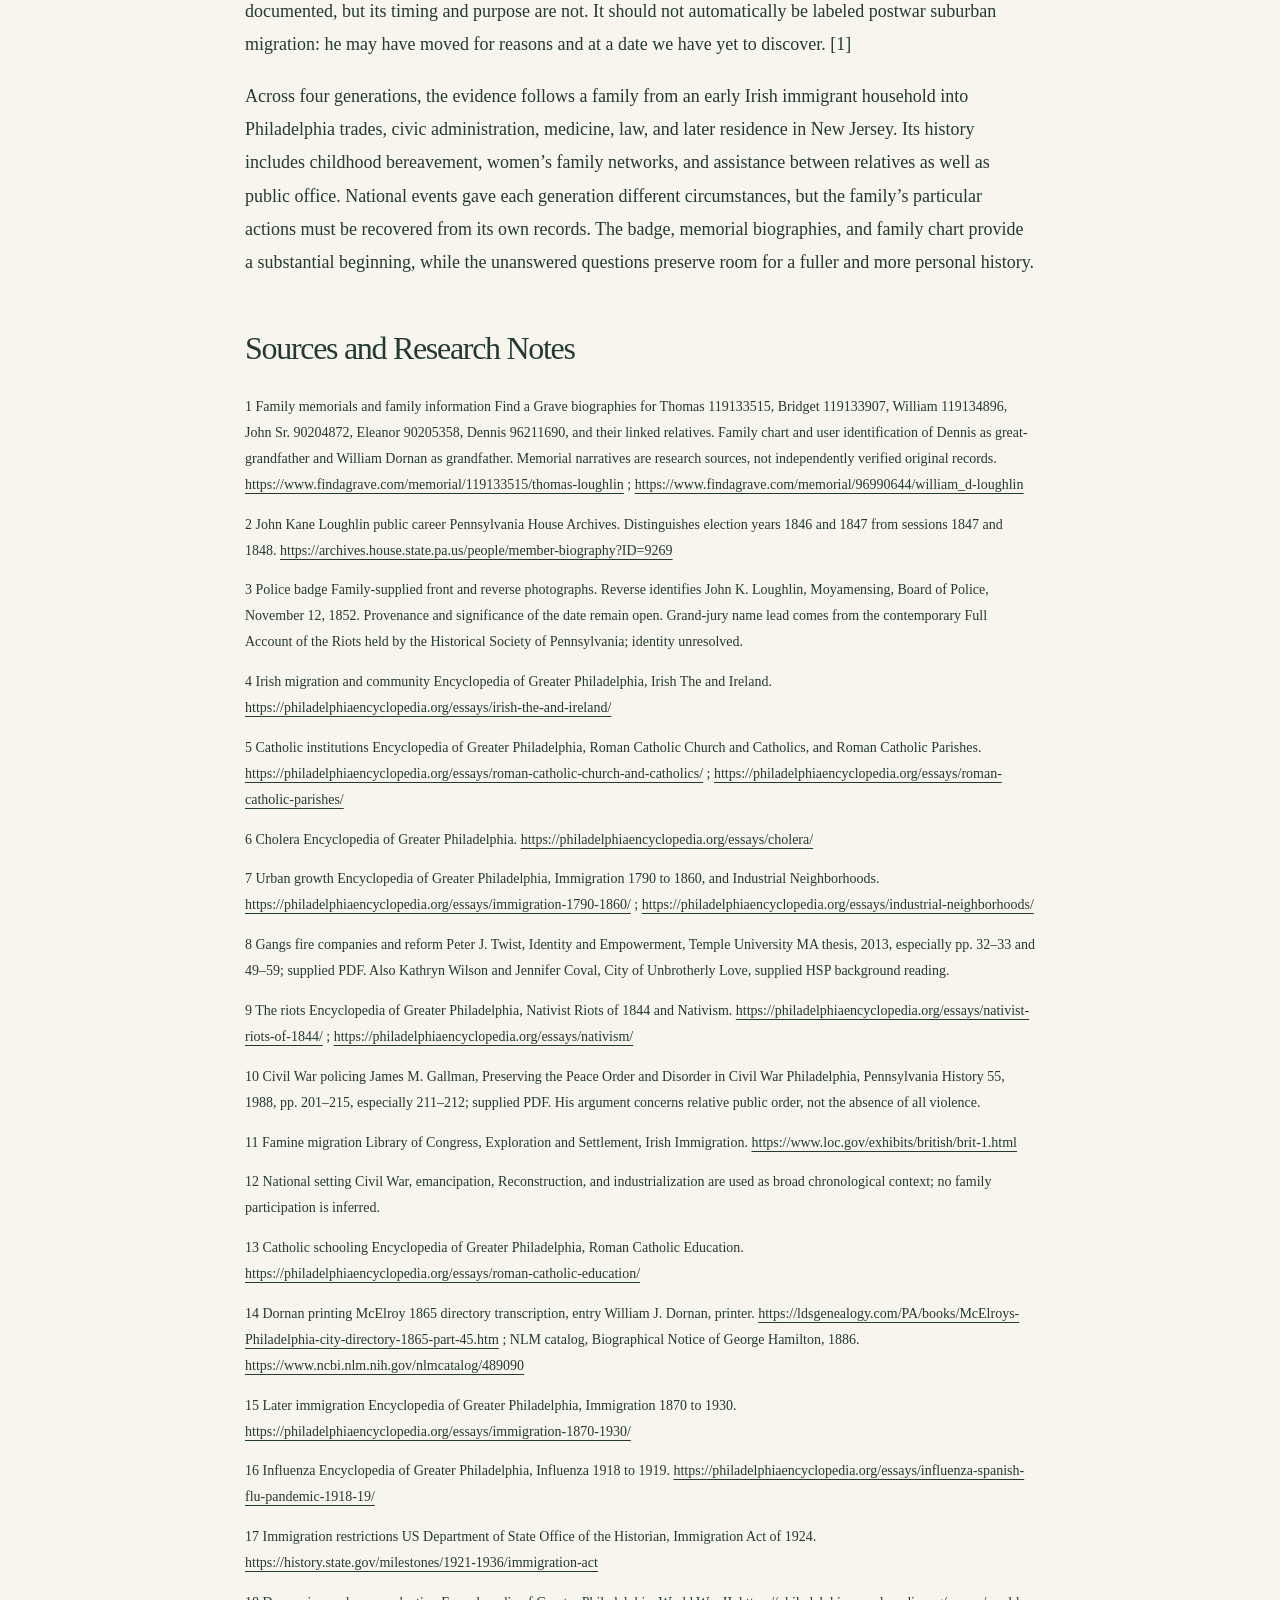
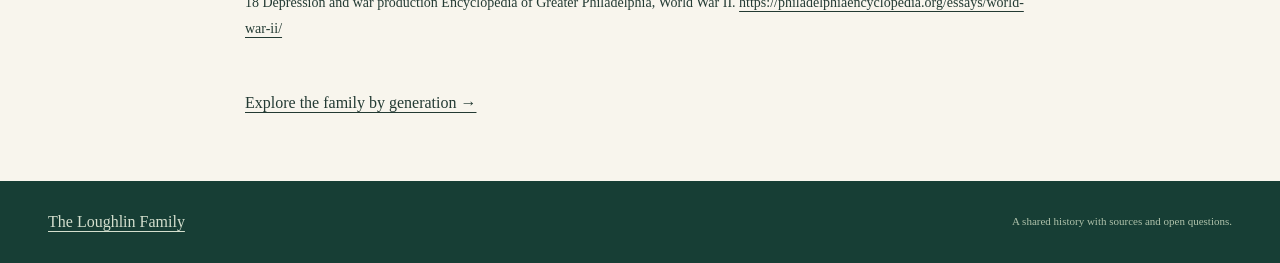
<file: history.html>
<!doctype html><html lang="en"><head><meta charset="utf-8"><meta name="viewport" content="width=device-width,initial-scale=1"><meta name="description" content="Four generations of the Loughlin family in Irish Catholic Philadelphia and American history from about 1811 to 1950."><title>Family History · The Loughlin Family</title><link rel="stylesheet" href="styles.css"></head><body><a class="skip" href="#main">Skip to essay</a><header class="site-header">
    <a class="brand" href="index.html#home"><span class="monogram" aria-hidden="true">L</span><span>THE LOUGHLIN FAMILY<small>A history, still unfolding</small></span></a>
    <nav aria-label="Main navigation"><a href="history.html" aria-current="page">Family history</a><a href="index.html#lineage">Generations</a><a href="index.html#family">Family</a><a href="index.html#research">Research</a><a href="index.html#sources">Sources</a></nav>
  </header><main id="main" class="essay"><p class="eyebrow">FOUR GENERATIONS · ABOUT 1811–1950</p><h1>The family in its time.</h1><p class="intro">Thomas and Bridget, William and John Kane, Dennis Joseph and his siblings, and William Dornan’s generation.</p><p><a class="button outline" href="Loughlin-Family-Four-Generations.pdf">Download the seven page essay PDF</a></p><nav class="essay-toc" aria-label="Essay chapters"><a href="#chapter-1">Early roots</a><a href="#chapter-2">Family loss and neighborhood life</a><a href="#chapter-3">Riots and reform</a><a href="#chapter-4">Dennis and his siblings</a><a href="#chapter-5">Marriage and family networks</a><a href="#chapter-6">William Dornan</a><a href="#history-sources">Sources and research notes</a></nav><section id="chapter-1" class="essay-chapter"><h2>The Loughlin Family Across Four Generations</h2><p class="essay-subtitle">Ireland Philadelphia and the United States from about 1811 to 1950</p><p>The Loughlin family’s history connects migration from Ireland with the growth of Philadelphia and the changing place of Catholics in American life. This account follows Thomas Loughlin and Bridget Kane, their children, the generation of Dr. Dennis Joseph Loughlin, and finally his son William Dornan Loughlin. It includes relatives whose lives help explain the wider family network. Their story spans the early republic, religious violence, the Civil War, industrial expansion, and two world wars.</p><p>The family details come chiefly from Find a Grave memorial biographies, supplemented by the Pennsylvania House Archives, the handwritten family chart, and photographs of John Kane Loughlin’s police-board badge. Historical context helps us understand the circumstances around these people; it does not establish that they participated in every event described. Generations overlap, so the periods below follow the principal experiences of each family group rather than divide history into rigid blocks. [1–3]</p><p>First generation Thomas Loughlin and Bridget Kane</p><p>Thomas Loughlin (1781–1832) and Bridget Kane are associated in their memorial biographies with County Donegal. Family history remembers their immigration to Philadelphia, and Thomas’s biography suggests an arrival around 1811. This places them well before the Great Famine migration of the late 1840s. Their exact reasons for leaving Ireland remain unknown. They belonged to an earlier movement of people seeking work, family connections, or a different future across the Atlantic. [1, 4]</p><p>The United States they entered was a young republic. Philadelphia had ceased to be the national capital in 1800, but remained a major center of commerce, skilled trades, medicine, and print. Atlantic trade and the War of 1812 formed part of the setting of the family’s early American years. We have no evidence linking Thomas personally to the war. His reported progression from laborer to shopkeeper at 217 South Sixth Street gives us a more direct glimpse of his working life. [1]</p><p>Catholic Philadelphia already possessed institutions that could help newcomers establish themselves. Old St. Joseph’s and Old St. Mary’s predated the family’s arrival. The children are reported to have been baptized at Old St. Joseph’s, and the parents were buried at Old St. Mary’s. Parish life connected worship with marriages, baptisms, burial, and relationships among households. For this family, those churches are specific places to investigate rather than simply symbols of an Irish background. [1, 5]</p></section><section id="chapter-2" class="essay-chapter"><h2>First and Second Generations</h2><p class="essay-subtitle">Family loss and the growth of neighborhood government</p><p>Philadelphia’s reputation for religious tolerance coexisted with hostility toward Catholics. Its Irish population included both Catholics and Protestants, whose differences sometimes reproduced older conflicts. The Orange Riots of 1831 demonstrated how quickly public celebrations could become confrontations. Religious identity could shape whom people trusted, where they gathered, and how they experienced the city. The Loughlins’ individual responses to these events are not recorded in the sources presently assembled. [4]</p><p>Disease also threatened security. Cholera struck Philadelphia in 1832, exposing weaknesses in sanitation and care for the sick. Thomas died on August 3, and his memorial attributes the death to cholera. Bridget died that November; her cause of death has not been established here. The dates must not be combined into an unsupported claim that both died of the epidemic. William was about seventeen, John fifteen, and their younger sister Mary nine. Their parents’ deaths made family support an immediate practical concern. [1, 6]</p><p>Second generation William and John Kane Loughlin</p><p>William (1815–1894) and John Kane Sr. (1817–1864) reached adulthood as Philadelphia’s economy increasingly combined skilled craft work with manufacturing. Canals and railroads widened markets. Growth offered employment and business opportunities while intensifying competition over wages, housing, and neighborhood influence. Philadelphia’s government remained divided between the old city and surrounding municipalities, including Moyamensing and Southwark. The brothers built careers within that local institutional world. [7, 8]</p><p>William’s memorial reports an early directory listing as an iron dealer, work for a trunk manufacturer, and a real-estate business in Moyamensing from 1842 to 1860. It also describes public service beginning with a school-director position in 1840, followed by work as deputy sheriff and court tipstaff. These offices placed him in education and the administration of law before the Bible Riots. His career therefore cannot be explained simply as a reaction to those disturbances. [1]</p><p>John was a carpenter and secretary of the Moyamensing Hose Company in 1839. Volunteer fire companies supplied emergency services but also companionship and local standing. Some became closely connected with party politics and street gangs. Studies describe the Moyamensing company’s later association with Irish Catholic neighborhood power and the Killers gang. This is relevant context, but neither the company’s reputation nor John’s earlier office establishes his personal participation in violence. [2, 8]</p><p>National politics sharpened arguments about who belonged in the republic. White men’s political participation expanded, while slavery continued and Native peoples faced dispossession. Irish Catholics could seek influence within parties and municipal offices even as anti-Catholic movements questioned their loyalty. The brothers’ public careers illustrate access to civic institutions, without proving that either represented every position associated with his community or party.</p></section><section id="chapter-3" class="essay-chapter"><h2>Second Generation During Crisis and Reform</h2><p class="essay-subtitle">The Bible Riots famine immigration and the Civil War</p><p>In May and July 1844, disputes over Bible reading in public schools became the focus of anti-Catholic and anti-immigrant violence. Bishop Francis Patrick Kenrick had sought accommodation for Catholic pupils using their own Bible translation; claims that Catholics intended to ban the Bible distorted the dispute. Rioters attacked Irish American homes and Catholic institutions. St. Michael’s and St. Augustine’s churches burned during the May disturbances, while July’s fighting centered on St. Philip Neri in Southwark. [9]</p><p>The destruction revealed failures of policing and the dangers of military intervention in crowded neighborhoods. Temporary peace patrols and militia deployment were followed by efforts to improve coordination among local authorities. These reforms developed over years, alongside other pressures for change, culminating in the consolidation of Philadelphia city and county in 1854. The riots were an important catalyst, not a sufficient explanation for every subsequent reform. [8, 10]</p><p>Neither John nor William has yet been identified in a source describing his personal actions during the riots. A contemporary grand-jury statement includes a “Wm. Loughlin,” but we have not established that he was John’s brother. The strongest individual artifact is later: a badge engraved for “Jno. K. Loughlin of Moyamensing,” identifying him as a member of the Board of Police and dated November 12, 1852. It establishes that role at a particular point in the reform era, without revealing his decisions or the occasion marked by the date. [3]</p><p>John served in the Pennsylvania House during the 1847 and 1848 sessions, became a school director in 1847, and served as Moyamensing commissioner in 1852–1854. William’s memorial reports appointments in health administration, customs, district finance, and poor relief. Their careers suggest that family history should encompass schools, revenue, and public welfare as well as policing. Whether the brothers cooperated in particular projects remains unknown. [1, 2]</p><p>Meanwhile, Ireland’s Great Famine began in 1845 and drove a much larger migration to the United States. Established families such as the Loughlins now lived alongside newly arrived refugees from hunger and displacement. The national Know Nothing movement made nativism a major political force in the 1850s. In Philadelphia, expanding Catholic parishes and schools offered continuity and support within this hostile environment. We do not yet know whether the family assisted particular newcomers. [4, 5, 11]</p><p>The Civil War brought Philadelphia into the Union war effort through manufacturing, transport, hospitals, and recruitment. Gallman’s study argues that stronger policing and Mayor Alexander Henry’s leadership helped the city avoid disorder on the scale of New York’s 1863 draft riots. John lived through most of the war and died in November 1864. William survived it and reportedly began his long service on the Board of Revision of Taxes in 1865. No military service or wartime relief work has yet been established for either brother. [1, 10]</p></section><section id="chapter-4" class="essay-chapter"><h2>Third Generation Dennis Joseph and His Siblings</h2><p class="essay-subtitle">Childhood during war and adult life in an industrial city</p><p>John and Eleanor “Ellen” Sweeny’s five children were born between 1847 and 1858: Dennis Joseph, William H., Mary Helen, John Kane Jr., and Henry Clay. For them, consolidation and war were childhood experiences. When their father died on November 25, 1864, Dennis was seventeen, William fourteen, Mary ten, John about nine, and Henry six. Eleanor lived until 1875. Who supported the household and financed the children’s education remains an important gap in the family account. [1, 2]</p><p>Their cousins in William and Eliza Enue’s household experienced the same era at different ages. William Jr., born in 1844, reached military age during the war; that makes him a research candidate, not a confirmed soldier. His brother James Eneu later became a physician. William and Eliza also experienced the deaths of several young children. Their sister Mary reportedly lived with them, reminding us that households could include unmarried relatives as well as parents and children. Elizabeth, another sister of the older brothers, remains poorly documented. [1]</p><p>After the war, the United States abolished slavery and struggled over citizenship and political rights during Reconstruction. Industrial expansion created wealth and new occupations, but also labor conflict and unequal access to opportunity. Philadelphia’s workshops and factories produced textiles, machinery, and other goods for national markets. These changes supplied the setting for the younger Loughlins’ professional and commercial careers; their experiences should not be assumed to represent those of all city residents. [7, 12]</p><p>For Catholics, parish institutions grew more substantial, combining churches with schools and other facilities. Yet the family’s educational history crossed institutional boundaries. Dennis’s memorial records attendance at Ringgold Grammar School and Central High School before graduation from Jefferson Medical College. His education cautions against assuming that a Catholic family necessarily educated every child in parish schools. [1, 5, 13]</p><p>Dennis’s later medical practice in southern Philadelphia joined professional work with public service. His memorial describes school-director service, Democratic political activity, and federal appointments as a port drug inspector and pension surgeon during Grover Cleveland’s presidencies. The pension position connected his later career to the administration of veterans’ benefits. It does not establish that Dennis himself was a veteran. [1]</p><p>His siblings followed varied paths. William H. became a real-estate appraiser and tax-board official. Mary Helen married Alfred Willemin and had a son, Florant Joseph. John Kane Jr. became a bookkeeper and later secretary of Maurer &amp; Sons, a textile-related manufacturer. Henry Clay became a lawyer and assistant solicitor to the sheriff. These biographies reveal a family moving through civic offices, medicine, law, and commercial administration, though we do not yet know the exact routes by which each obtained training and employment. [1]</p></section><section id="chapter-5" class="essay-chapter"><h2>Third Generation Marriage and Family Networks</h2><p class="essay-subtitle">The Dornans education and support between relatives</p><p>Dennis married Katherine Dornan (1858–1920), daughter of William J. and Mary Dornan. Her memorial also names a brother, William J. Dornan Jr. Katherine brings a maternal family into the story whose history deserves attention in its own right. Her parents, schooling, work, and the circumstances of her marriage remain less fully documented than Dennis’s professional career. [1]</p><p>There is a promising connection to Philadelphia printing. An 1865 directory transcription lists William J. Dornan as a printer at 1136 South Eleventh Street. Later catalog records confirm that Wm. J. Dornan printed medical literature, including an 1886 notice reprinted from the Transactions of the College of Physicians of Philadelphia. Because Katherine’s father and brother shared the name, neither can yet be securely identified with that business from the evidence assembled. Nor do we know that Katherine worked in it or that the firm printed Dennis’s writing. [14]</p><p>Printing and medicine were both established Philadelphia activities, and their possible convergence offers an appealing research direction. At present it is a possibility rather than an explanation of how Katherine and Dennis met. Preserving that distinction allows the maternal branch to grow through evidence instead of letting a plausible story harden into family fact.</p><p>The wider family also reveals the importance of women’s relationships. William H.’s wife Katherine “Katie” Doyle lost her husband in 1897 and three children within the following years. Her memorial describes her widowed sister Regina Gertrude Jennings sharing her household later in life. Those reported arrangements suggest practical support between sisters. They should be checked against the census records cited by the memorial, but already identify a line of inquiry that an office-centered history would overlook. [1]</p><p>Henry Clay’s assistance to the next generation supplies a more specific example. His nephew John Kane Loughlin, William H.’s son, reportedly attended Penn Law through Henry’s generosity and subsequently practiced law in Philadelphia. Henry’s memorial also describes bequests benefiting relatives and institutions. These accounts show how educational opportunities could depend on relationships within an extended family, rather than on the resources of a single household. [1]</p><p>The nineteenth century ended with continued immigration and an increasingly varied Catholic population. Italian and Polish communities, among others, developed their own parish institutions. Irish Catholics were therefore part of a changing urban church whose members did not all share one language, migration experience, or social position. The Loughlins’ professional careers belong within this broader setting, alongside the economic insecurity and family losses their biographies also record. [5, 15]</p><p>Dennis died in December 1902, aged fifty-five. Katherine survived until 1920. Their four children—Helen Mary, Florence, Mary Dornan, and William Dornan—would carry the family into a century shaped by mass industry, war, expanding federal government, and movement beyond Philadelphia. [1]</p></section><section id="chapter-6" class="essay-chapter"><h2>Fourth Generation William Dornan Loughlin</h2><p class="essay-subtitle">Philadelphia New Jersey and the twentieth century</p><p>William Dornan Loughlin was born in Philadelphia on January 2, 1893. He was nine when Dennis died, a second generation in the direct line to lose a father while young. His sisters connected the family to the McArdle and Stanton households. The handwritten chart names his wife as Agnes Quinn and identifies the descendants who carry this branch into the present family. Details of his education, occupation, marriage, and move to New Jersey remain to be reconstructed. [1]</p><p>William reached adulthood during the First World War. Philadelphia’s shipyards and factories helped supply the war effort, while military mobilization reshaped employment and family life. In 1918 influenza devastated the city, spreading rapidly amid wartime movement and shortages of medical personnel. This was a major event in the world of William and his sisters, but we have no evidence here that a particular family member contracted the disease. Dennis had died sixteen years earlier and should not be placed among the physicians responding to it. [16]</p><p>National debates about immigration and belonging continued. The restrictive quota laws of the 1920s altered access to the United States, while Catholic Americans still encountered prejudice. At the same time, families established for several generations could participate in professional organizations and civic institutions. William’s cousin, attorney John Kane Loughlin, was reportedly listed among the Friendly Sons of St. Patrick in 1925, one example of Irish identity expressed through an organized association. [1, 17]</p><p>The Great Depression and the Second World War formed the setting of William’s middle years. Philadelphia suffered unemployment and industrial distress before defense production brought renewed activity. Wartime needs expanded federal influence over work, rationing, and regional administration. These events affected the opportunities available to families throughout the region; without employment and household records, we cannot say how William’s own finances or work changed. [18]</p><p>William died in Boonton, New Jersey, on November 12, 1950, and was buried at Gate of Heaven Cemetery in East Hanover. His life thus carries the direct family story beyond Philadelphia. That geographic change is documented, but its timing and purpose are not. It should not automatically be labeled postwar suburban migration: he may have moved for reasons and at a date we have yet to discover. [1]</p><p>Across four generations, the evidence follows a family from an early Irish immigrant household into Philadelphia trades, civic administration, medicine, law, and later residence in New Jersey. Its history includes childhood bereavement, women’s family networks, and assistance between relatives as well as public office. National events gave each generation different circumstances, but the family’s particular actions must be recovered from its own records. The badge, memorial biographies, and family chart provide a substantial beginning, while the unanswered questions preserve room for a fuller and more personal history.</p></section><section id="history-sources" class="essay-chapter"><h2>Sources and Research Notes</h2><p>1 Family memorials and family information
Find a Grave biographies for Thomas 119133515, Bridget 119133907, William 119134896, John Sr. 90204872, Eleanor 90205358, Dennis 96211690, and their linked relatives. Family chart and user identification of Dennis as great-grandfather and William Dornan as grandfather. Memorial narratives are research sources, not independently verified original records. <a href="https://www.findagrave.com/memorial/119133515/thomas-loughlin">https://www.findagrave.com/memorial/119133515/thomas-loughlin</a> ; <a href="https://www.findagrave.com/memorial/96990644/william_d-loughlin">https://www.findagrave.com/memorial/96990644/william_d-loughlin</a></p><p>2 John Kane Loughlin public career
Pennsylvania House Archives. Distinguishes election years 1846 and 1847 from sessions 1847 and 1848. <a href="https://archives.house.state.pa.us/people/member-biography?ID=9269">https://archives.house.state.pa.us/people/member-biography?ID=9269</a></p><p>3 Police badge
Family-supplied front and reverse photographs. Reverse identifies John K. Loughlin, Moyamensing, Board of Police, November 12, 1852. Provenance and significance of the date remain open. Grand-jury name lead comes from the contemporary Full Account of the Riots held by the Historical Society of Pennsylvania; identity unresolved.</p><p>4 Irish migration and community
Encyclopedia of Greater Philadelphia, Irish The and Ireland. <a href="https://philadelphiaencyclopedia.org/essays/irish-the-and-ireland/">https://philadelphiaencyclopedia.org/essays/irish-the-and-ireland/</a></p><p>5 Catholic institutions
Encyclopedia of Greater Philadelphia, Roman Catholic Church and Catholics, and Roman Catholic Parishes. <a href="https://philadelphiaencyclopedia.org/essays/roman-catholic-church-and-catholics/">https://philadelphiaencyclopedia.org/essays/roman-catholic-church-and-catholics/</a> ; <a href="https://philadelphiaencyclopedia.org/essays/roman-catholic-parishes/">https://philadelphiaencyclopedia.org/essays/roman-catholic-parishes/</a></p><p>6 Cholera
Encyclopedia of Greater Philadelphia. <a href="https://philadelphiaencyclopedia.org/essays/cholera/">https://philadelphiaencyclopedia.org/essays/cholera/</a></p><p>7 Urban growth
Encyclopedia of Greater Philadelphia, Immigration 1790 to 1860, and Industrial Neighborhoods. <a href="https://philadelphiaencyclopedia.org/essays/immigration-1790-1860/">https://philadelphiaencyclopedia.org/essays/immigration-1790-1860/</a> ; <a href="https://philadelphiaencyclopedia.org/essays/industrial-neighborhoods/">https://philadelphiaencyclopedia.org/essays/industrial-neighborhoods/</a></p><p>8 Gangs fire companies and reform
Peter J. Twist, Identity and Empowerment, Temple University MA thesis, 2013, especially pp. 32–33 and 49–59; supplied PDF. Also Kathryn Wilson and Jennifer Coval, City of Unbrotherly Love, supplied HSP background reading.</p><p>9 The riots
Encyclopedia of Greater Philadelphia, Nativist Riots of 1844 and Nativism. <a href="https://philadelphiaencyclopedia.org/essays/nativist-riots-of-1844/">https://philadelphiaencyclopedia.org/essays/nativist-riots-of-1844/</a> ; <a href="https://philadelphiaencyclopedia.org/essays/nativism/">https://philadelphiaencyclopedia.org/essays/nativism/</a></p><p>10 Civil War policing
James M. Gallman, Preserving the Peace Order and Disorder in Civil War Philadelphia, Pennsylvania History 55, 1988, pp. 201–215, especially 211–212; supplied PDF. His argument concerns relative public order, not the absence of all violence.</p><p>11 Famine migration
Library of Congress, Exploration and Settlement, Irish Immigration. <a href="https://www.loc.gov/exhibits/british/brit-1.html">https://www.loc.gov/exhibits/british/brit-1.html</a></p><p>12 National setting
Civil War, emancipation, Reconstruction, and industrialization are used as broad chronological context; no family participation is inferred.</p><p>13 Catholic schooling
Encyclopedia of Greater Philadelphia, Roman Catholic Education. <a href="https://philadelphiaencyclopedia.org/essays/roman-catholic-education/">https://philadelphiaencyclopedia.org/essays/roman-catholic-education/</a></p><p>14 Dornan printing
McElroy 1865 directory transcription, entry William J. Dornan, printer. <a href="https://ldsgenealogy.com/PA/books/McElroys-Philadelphia-city-directory-1865-part-45.htm">https://ldsgenealogy.com/PA/books/McElroys-Philadelphia-city-directory-1865-part-45.htm</a> ; NLM catalog, Biographical Notice of George Hamilton, 1886. <a href="https://www.ncbi.nlm.nih.gov/nlmcatalog/489090">https://www.ncbi.nlm.nih.gov/nlmcatalog/489090</a></p><p>15 Later immigration
Encyclopedia of Greater Philadelphia, Immigration 1870 to 1930. <a href="https://philadelphiaencyclopedia.org/essays/immigration-1870-1930/">https://philadelphiaencyclopedia.org/essays/immigration-1870-1930/</a></p><p>16 Influenza
Encyclopedia of Greater Philadelphia, Influenza 1918 to 1919. <a href="https://philadelphiaencyclopedia.org/essays/influenza-spanish-flu-pandemic-1918-19/">https://philadelphiaencyclopedia.org/essays/influenza-spanish-flu-pandemic-1918-19/</a></p><p>17 Immigration restrictions
US Department of State Office of the Historian, Immigration Act of 1924. <a href="https://history.state.gov/milestones/1921-1936/immigration-act">https://history.state.gov/milestones/1921-1936/immigration-act</a></p><p>18 Depression and war production
Encyclopedia of Greater Philadelphia, World War II. <a href="https://philadelphiaencyclopedia.org/essays/world-war-ii/">https://philadelphiaencyclopedia.org/essays/world-war-ii/</a></p></section><p><a href="index.html#family">Explore the family by generation →</a></p></main><footer><a href="index.html">The Loughlin Family</a><p>A shared history with sources and open questions.</p></footer></body></html>
</file>
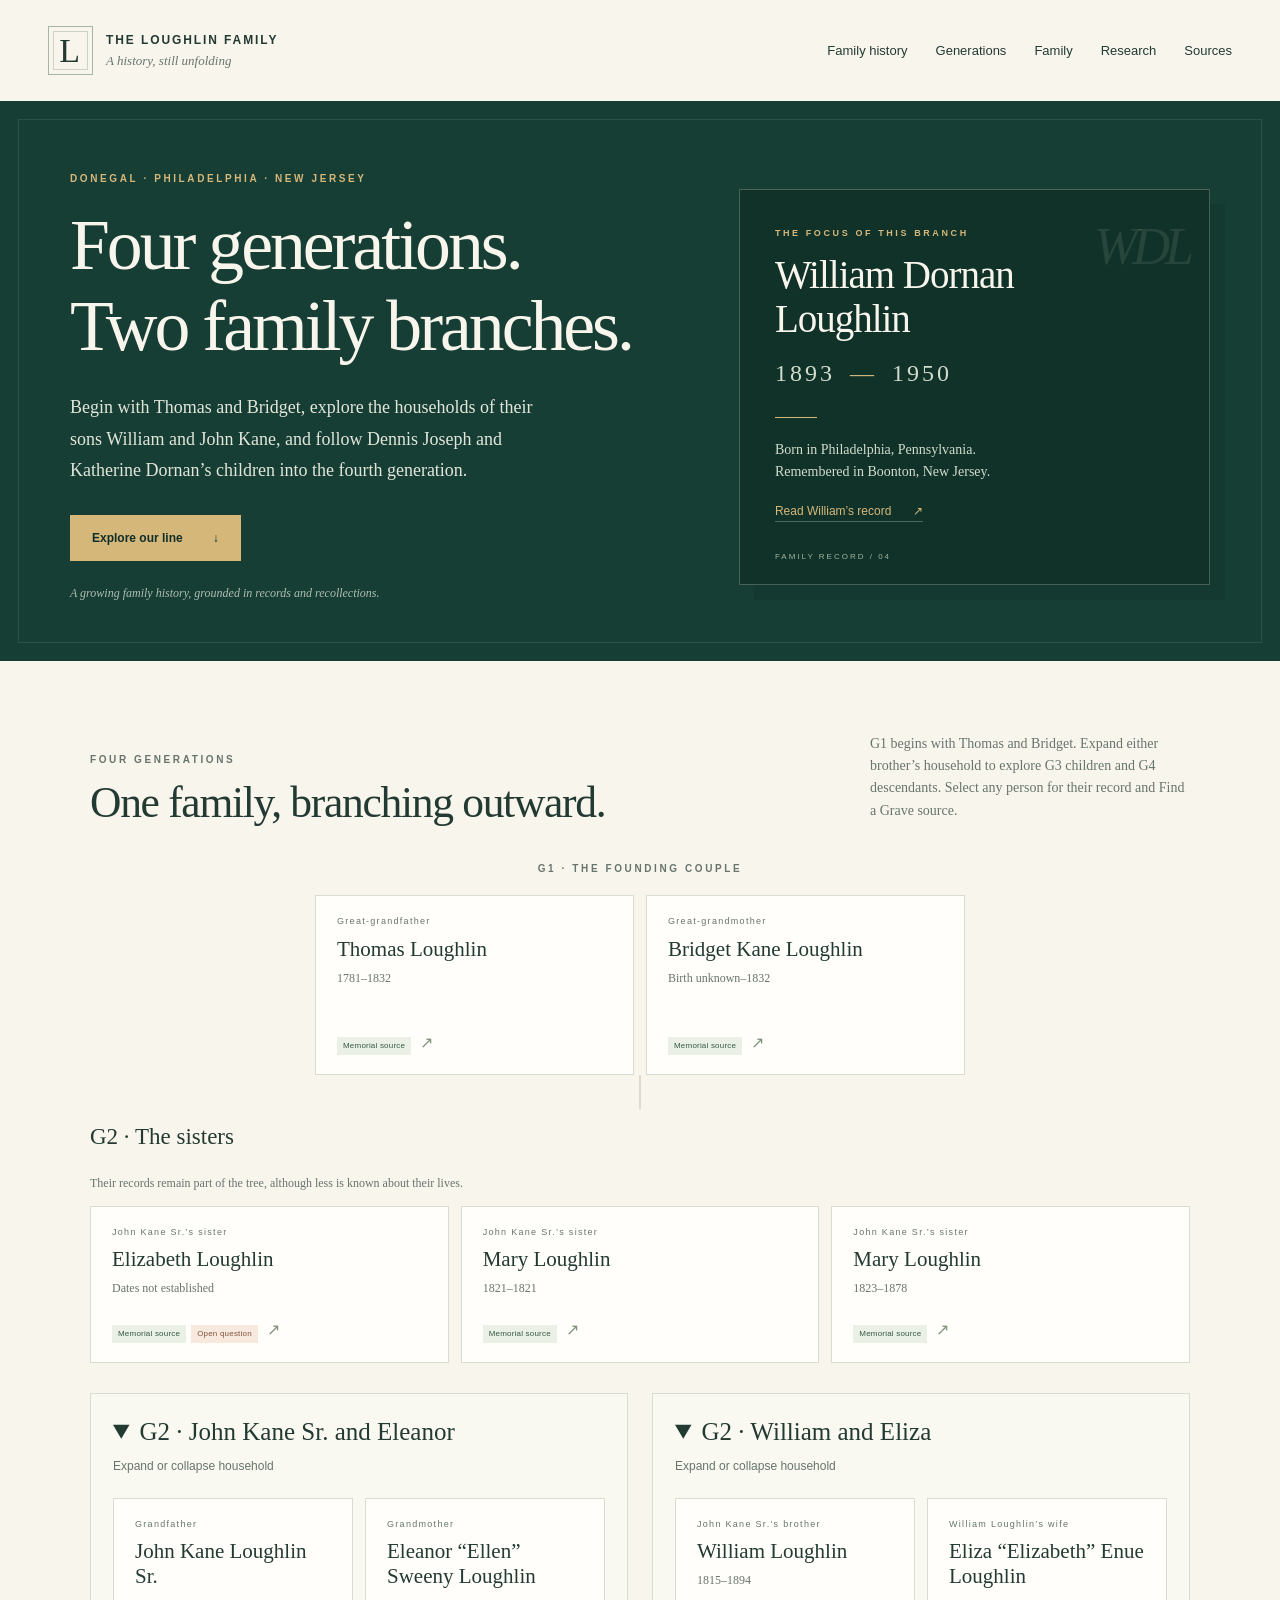
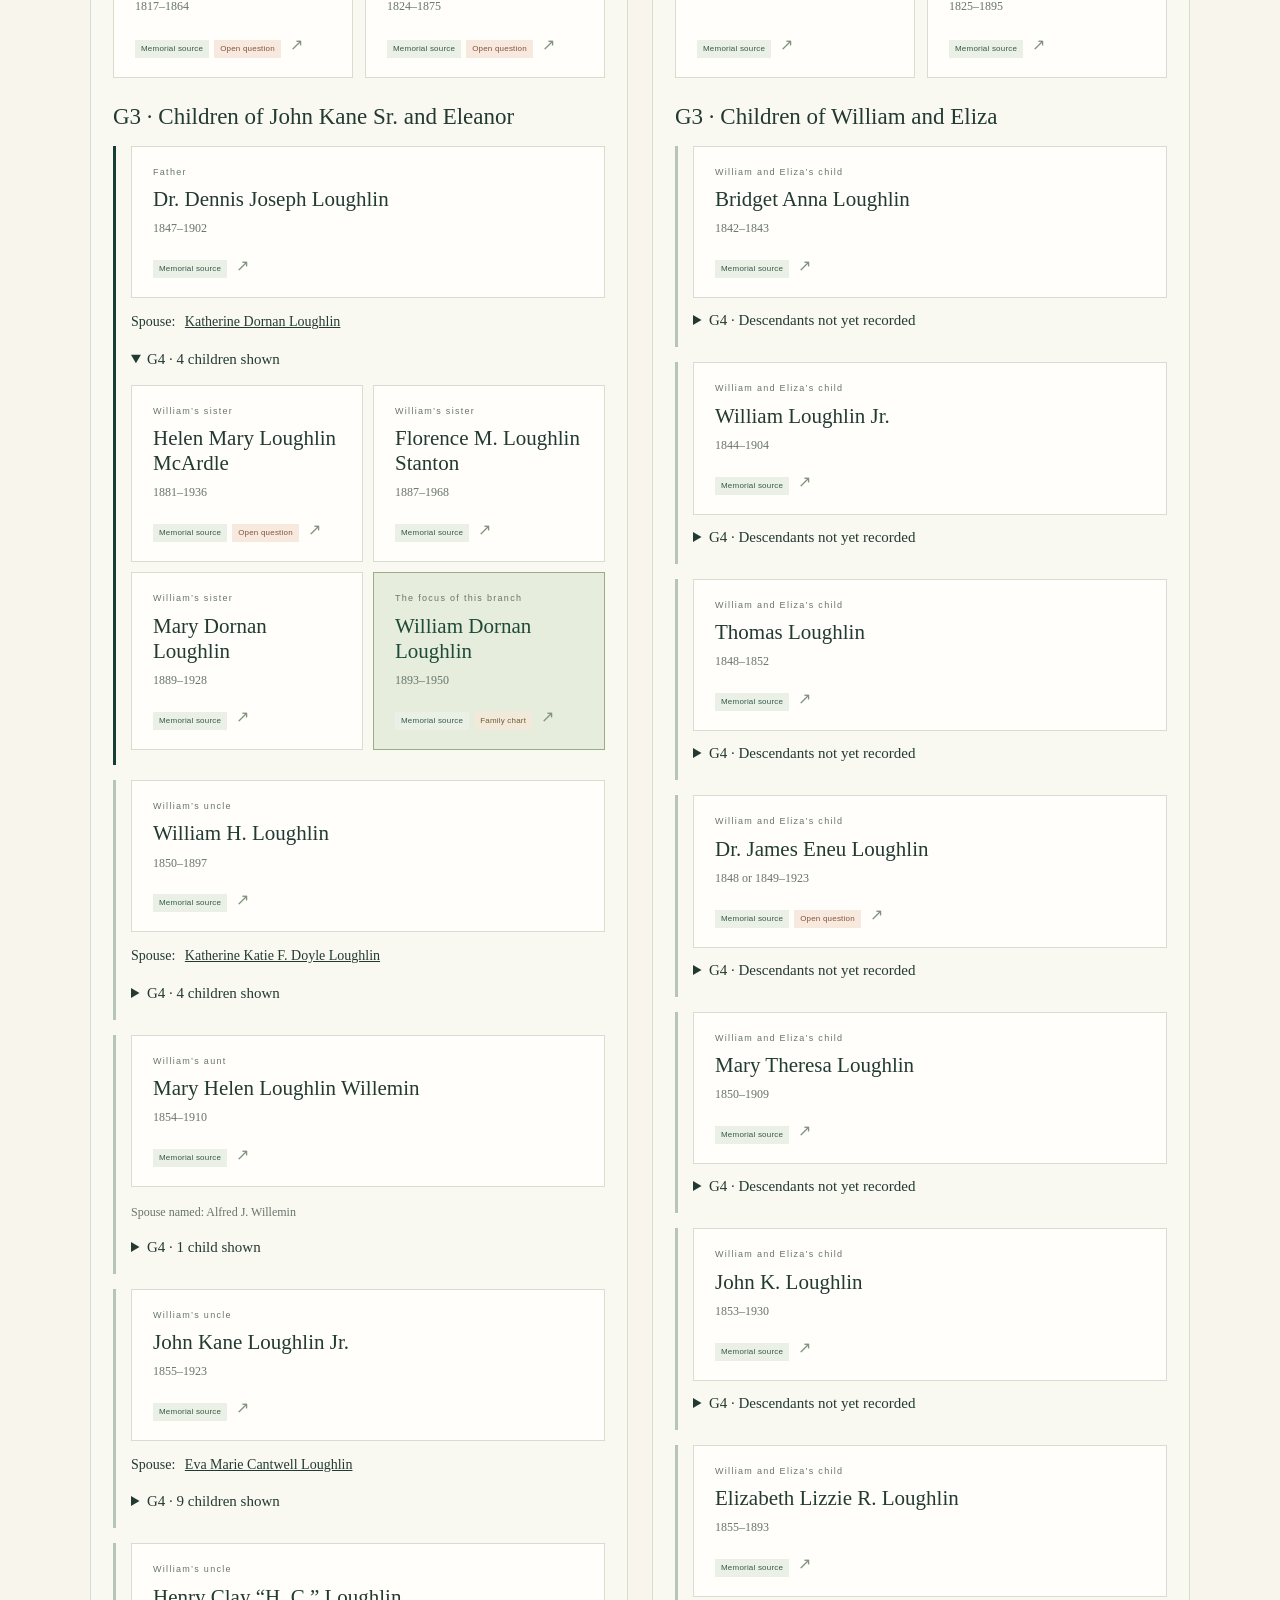
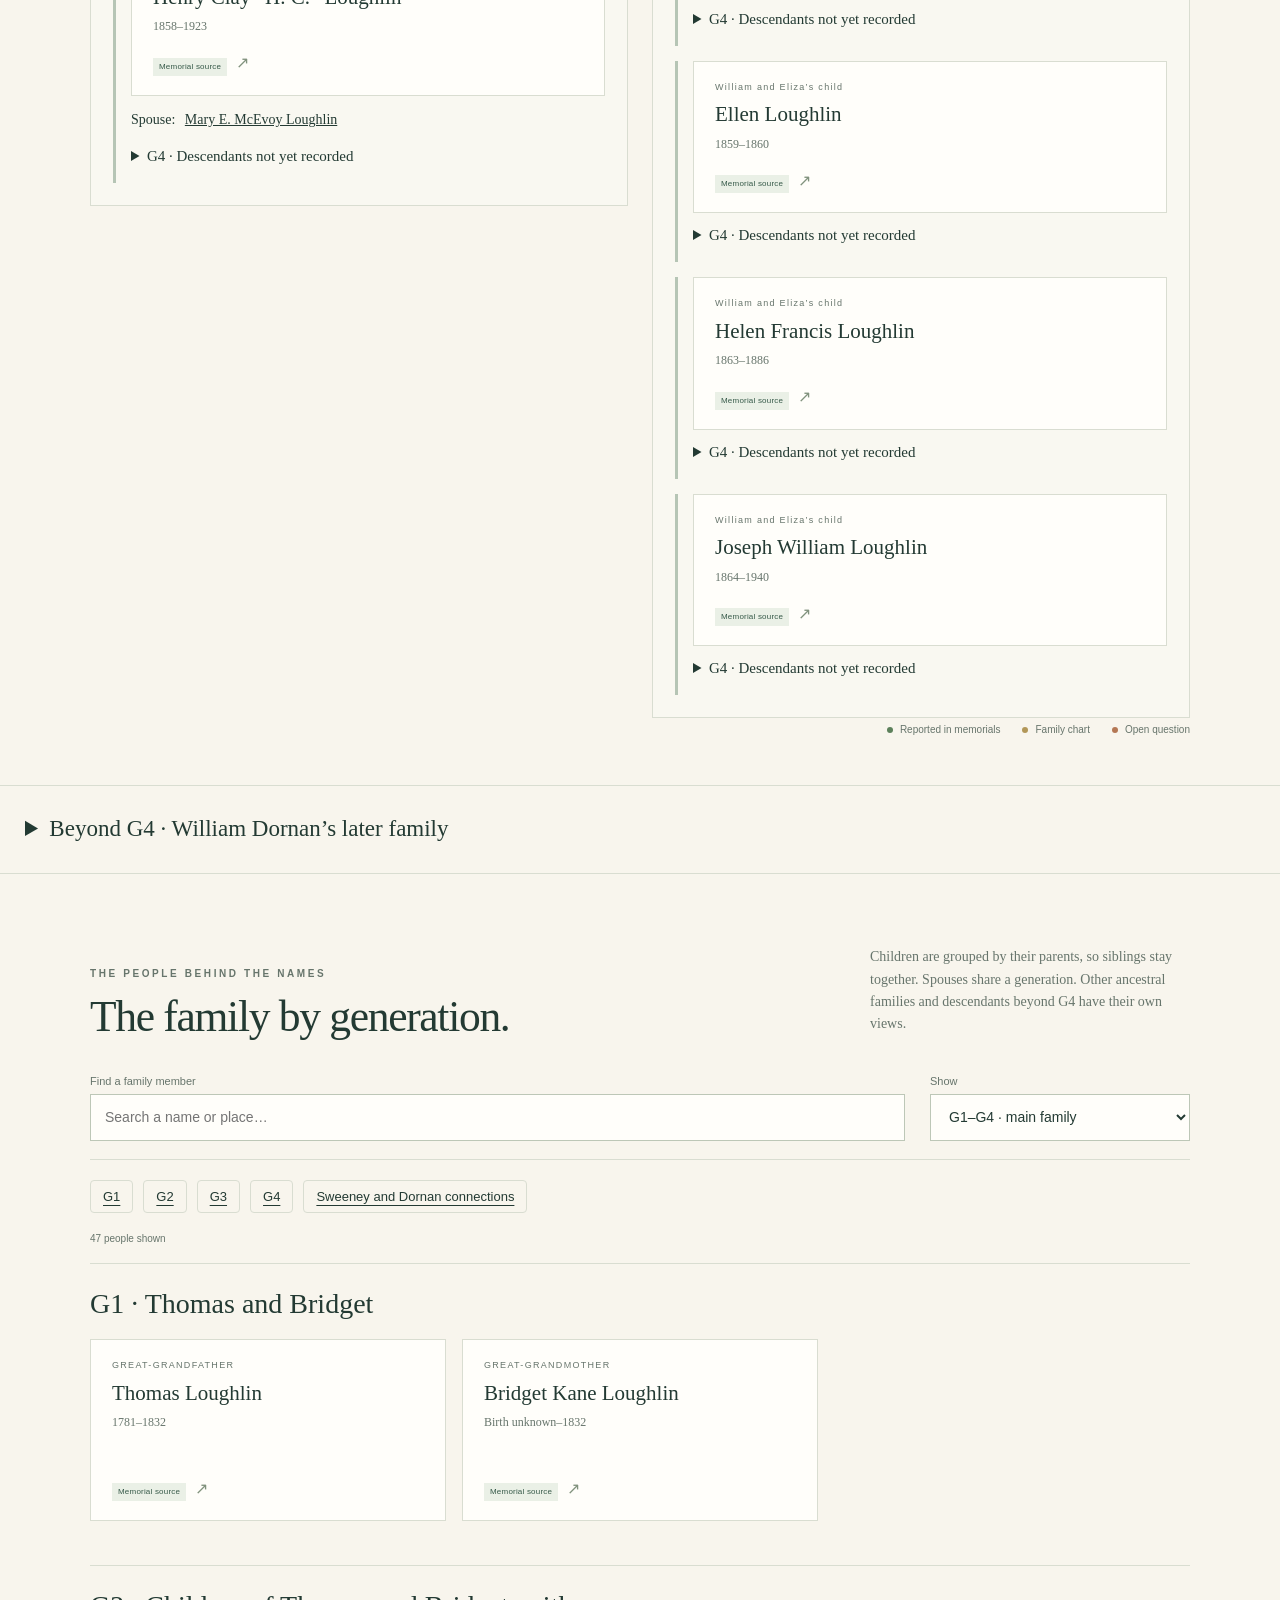
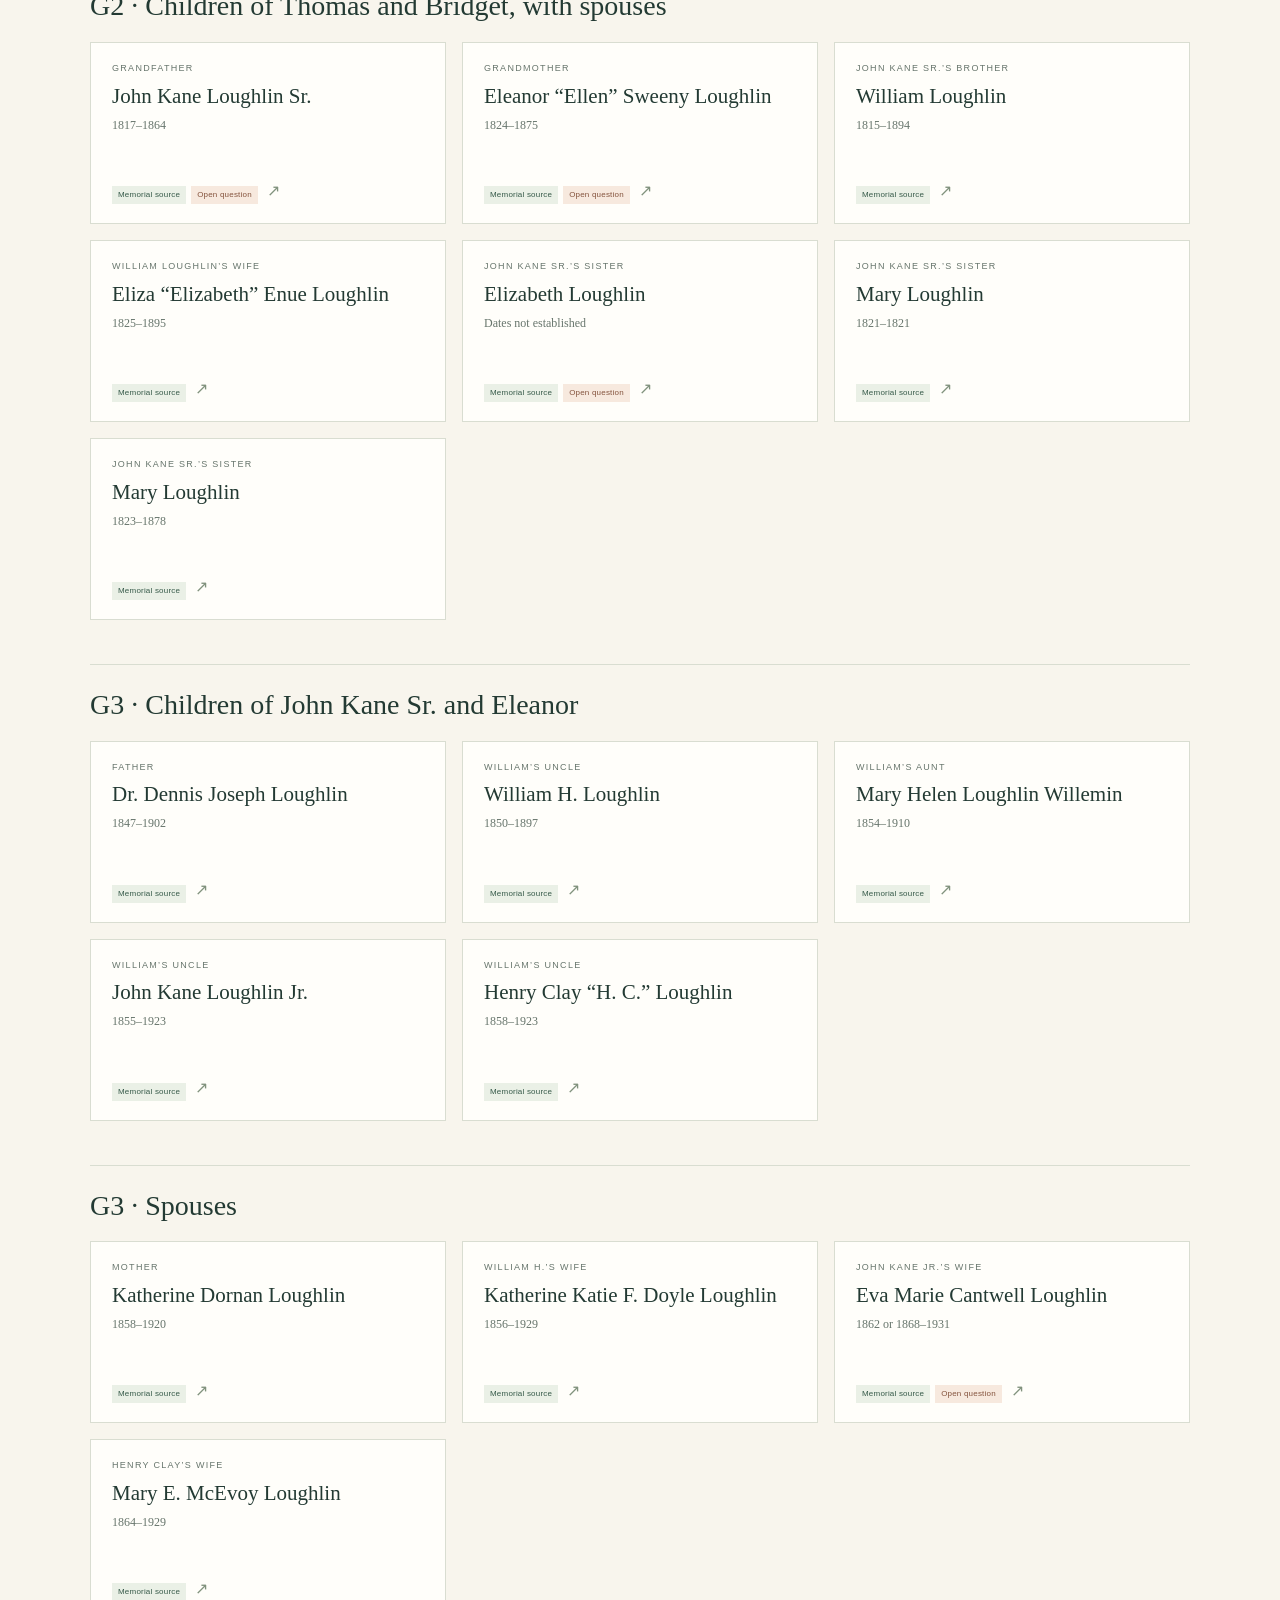
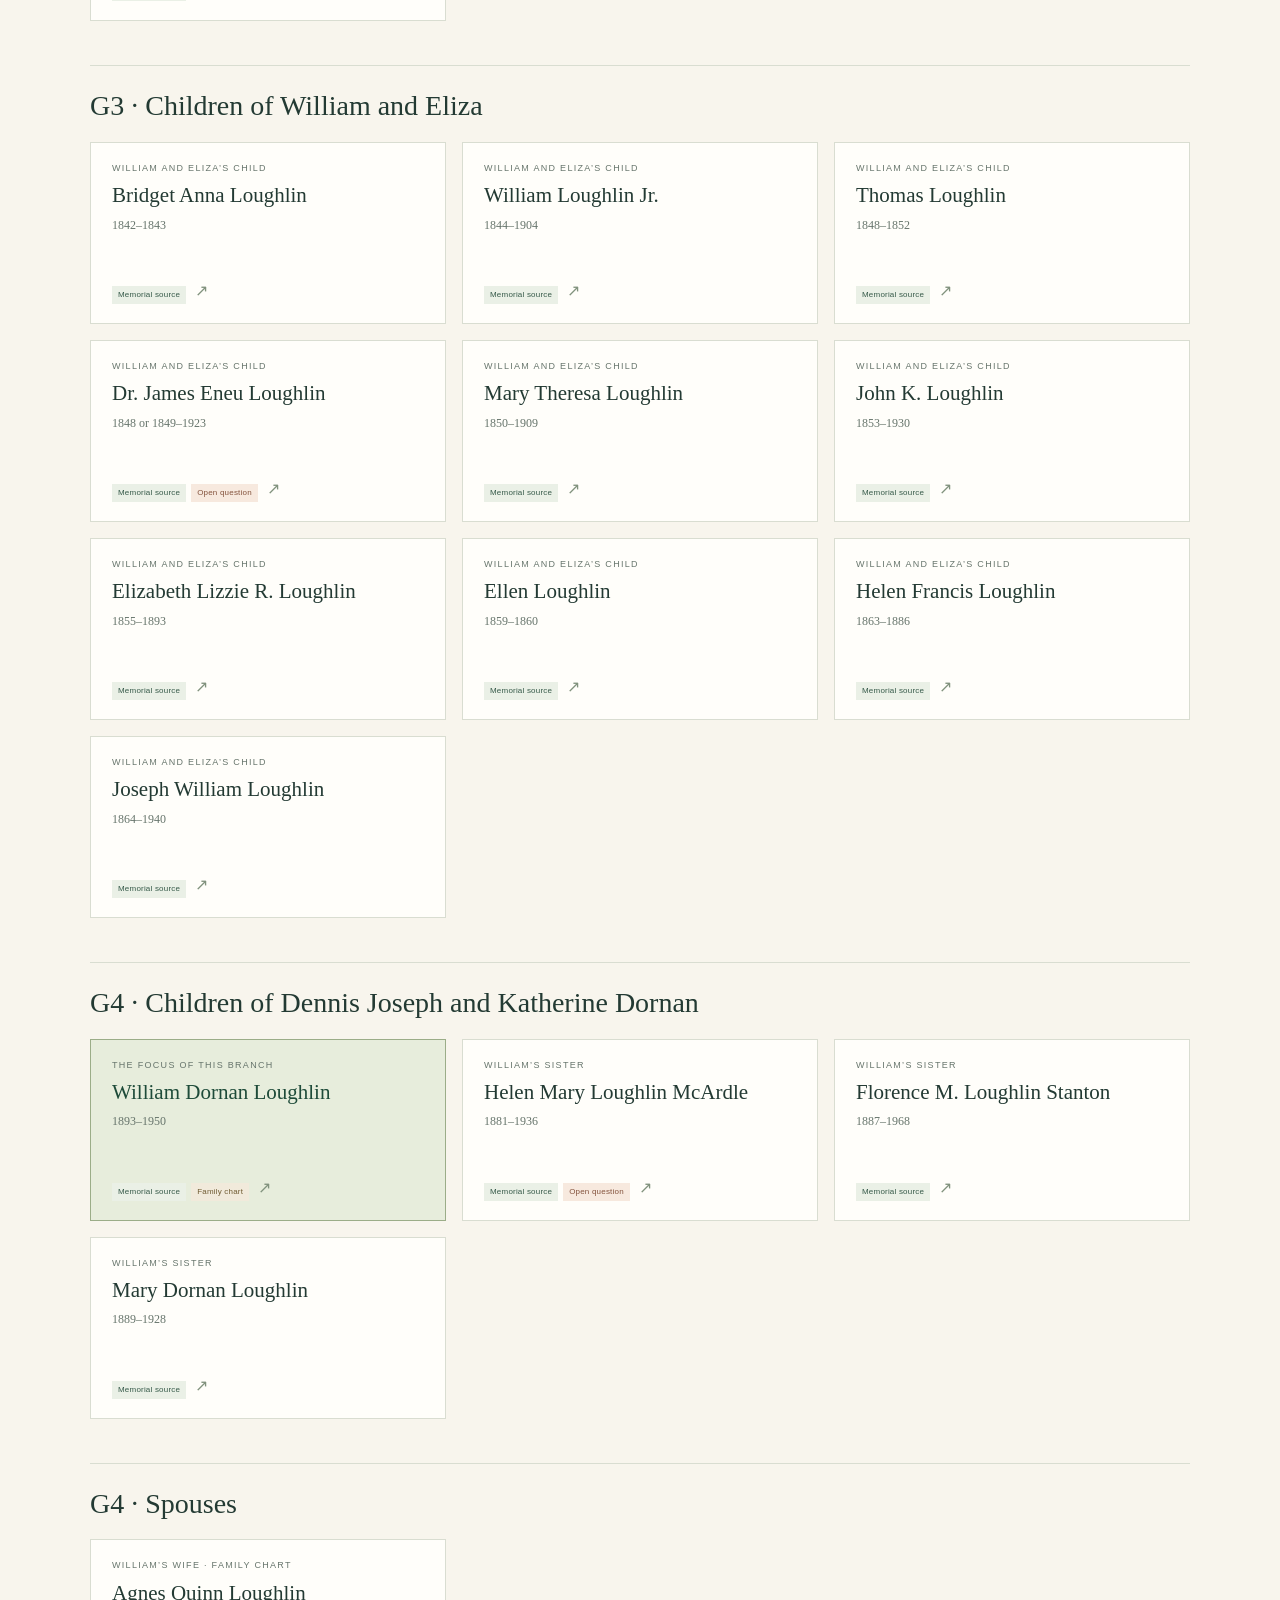
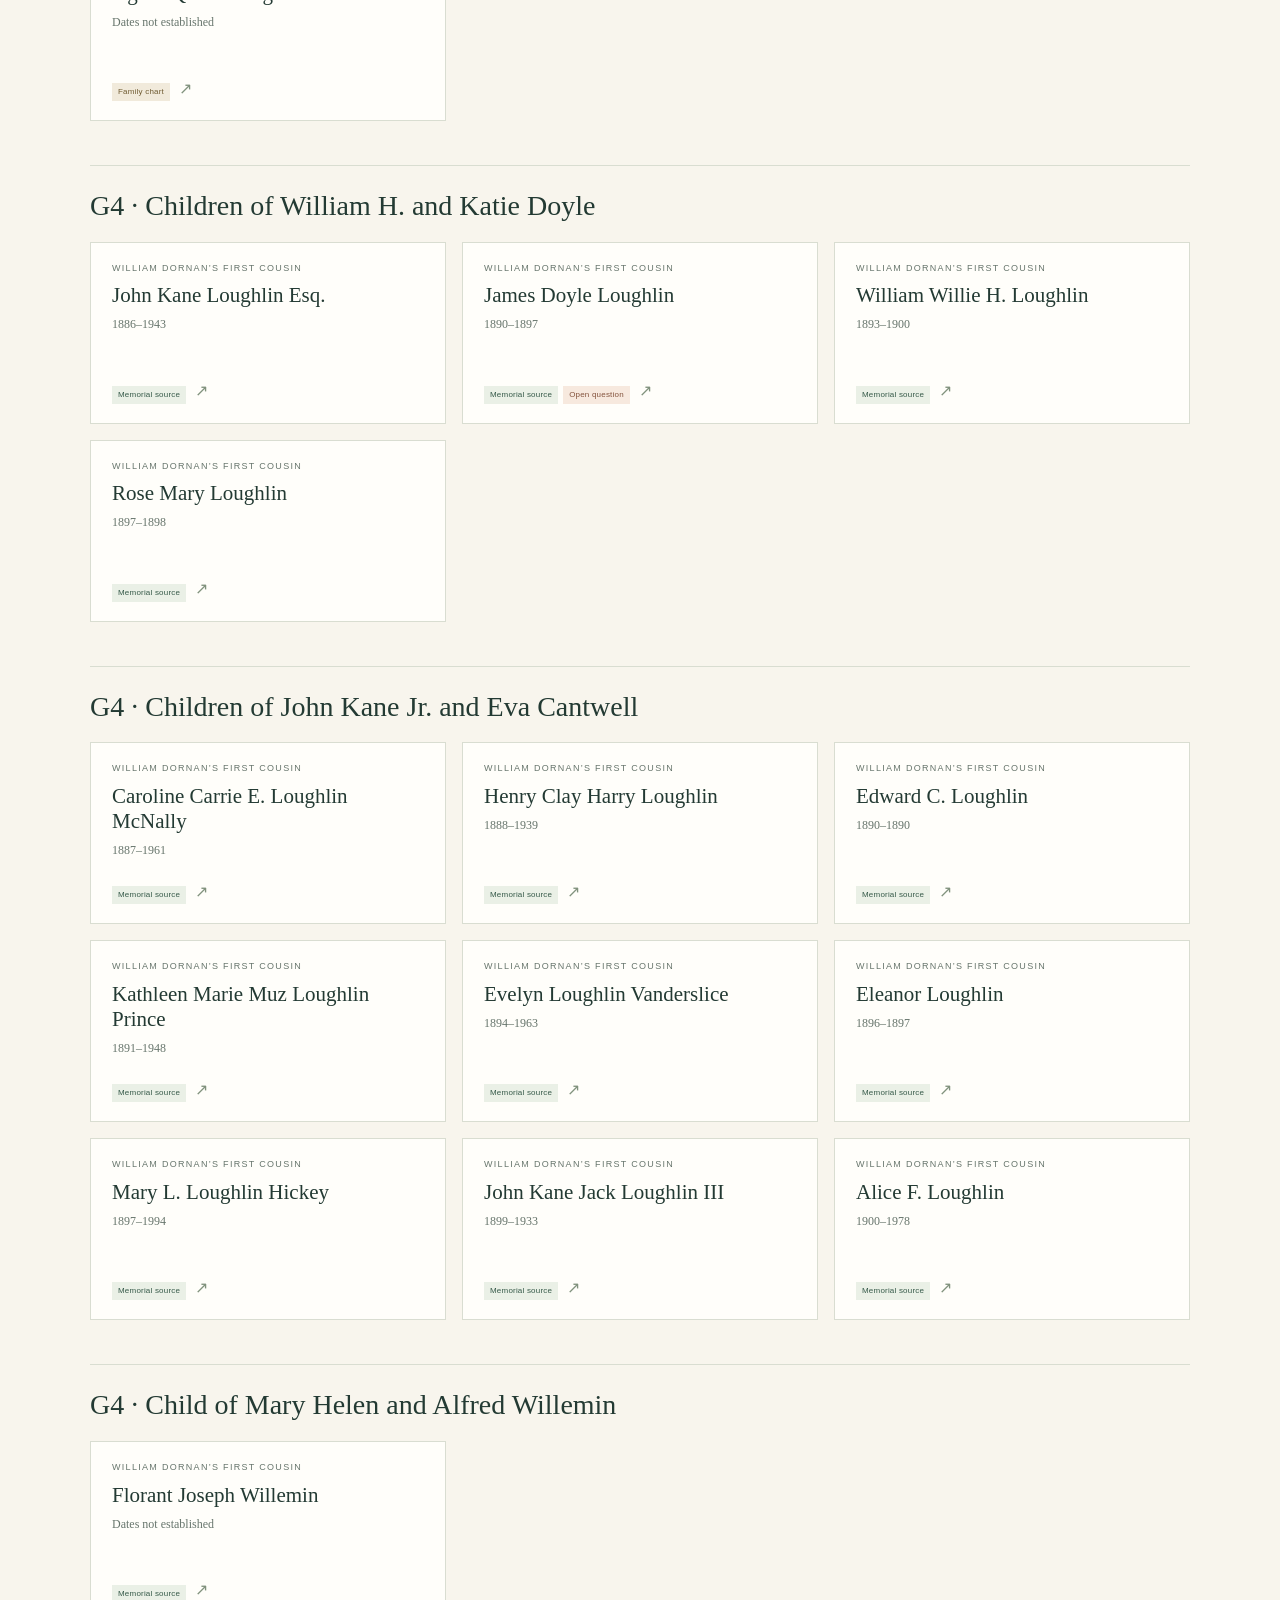
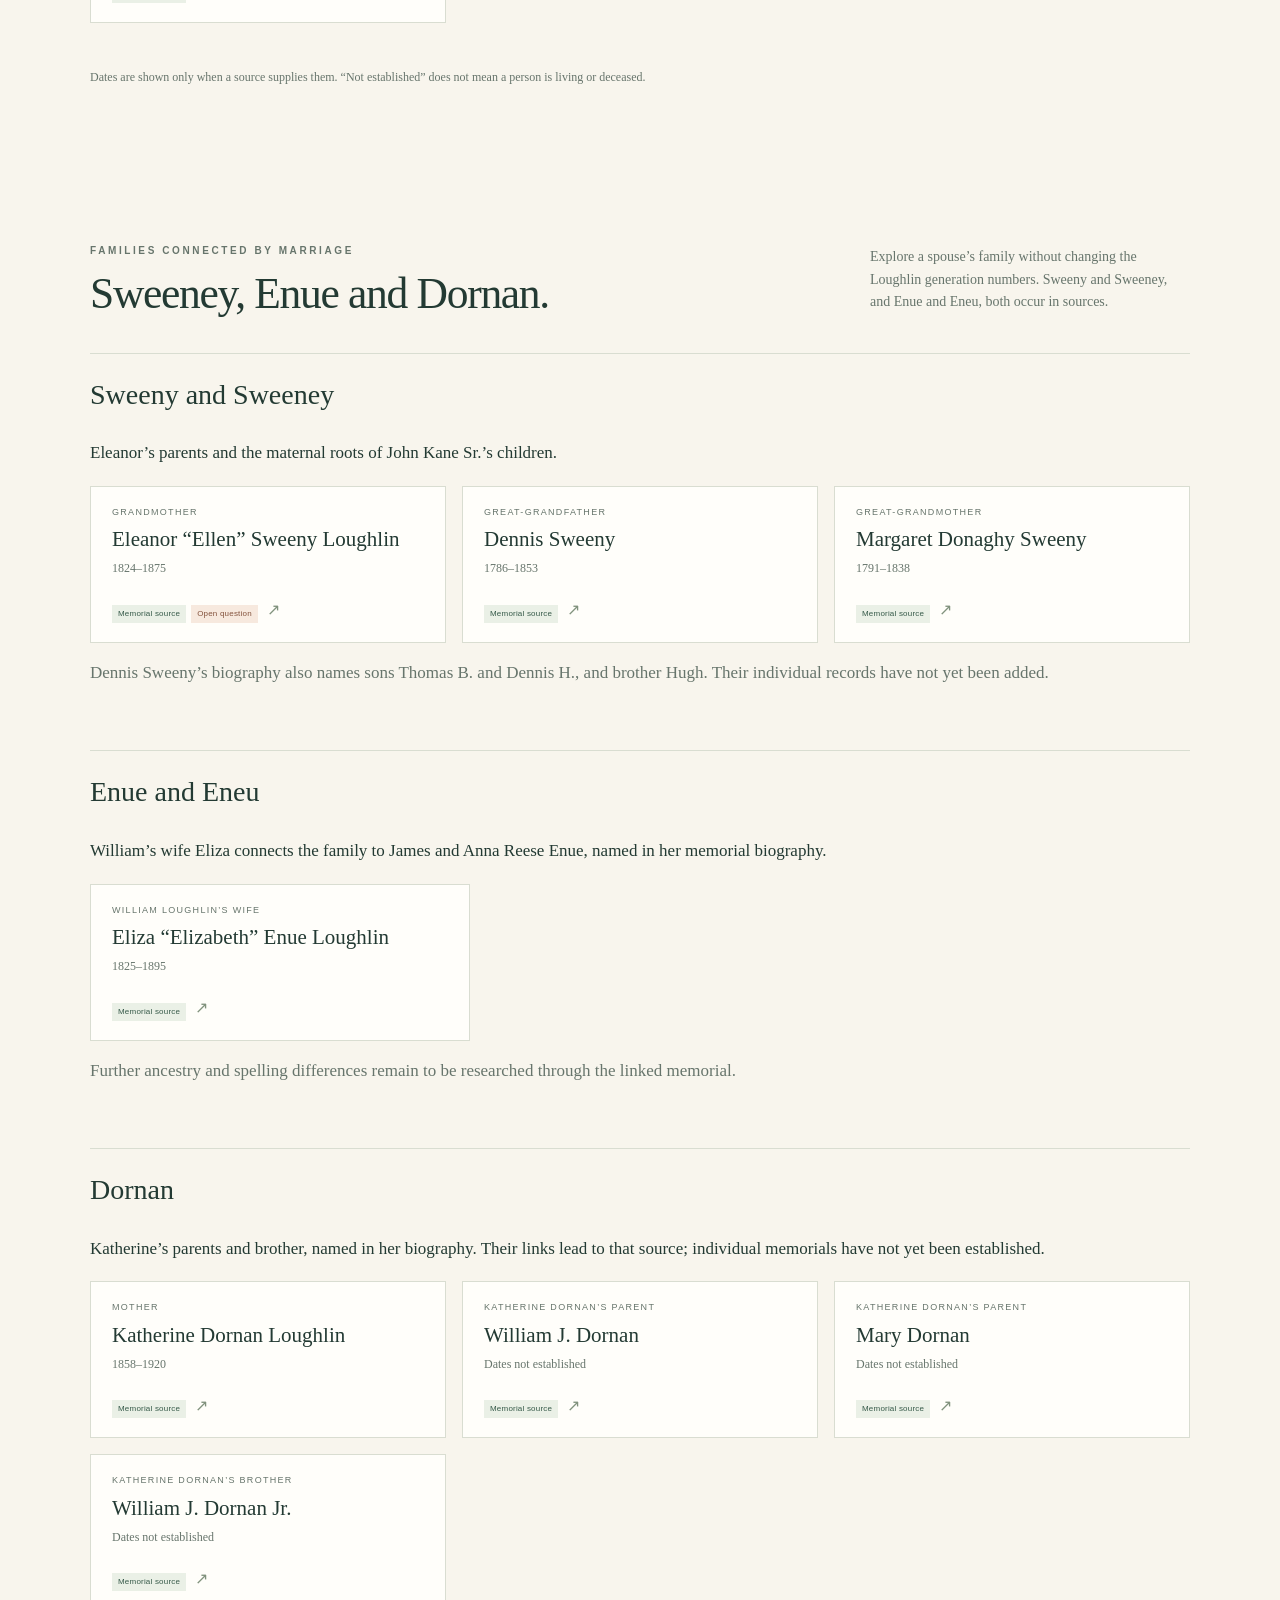
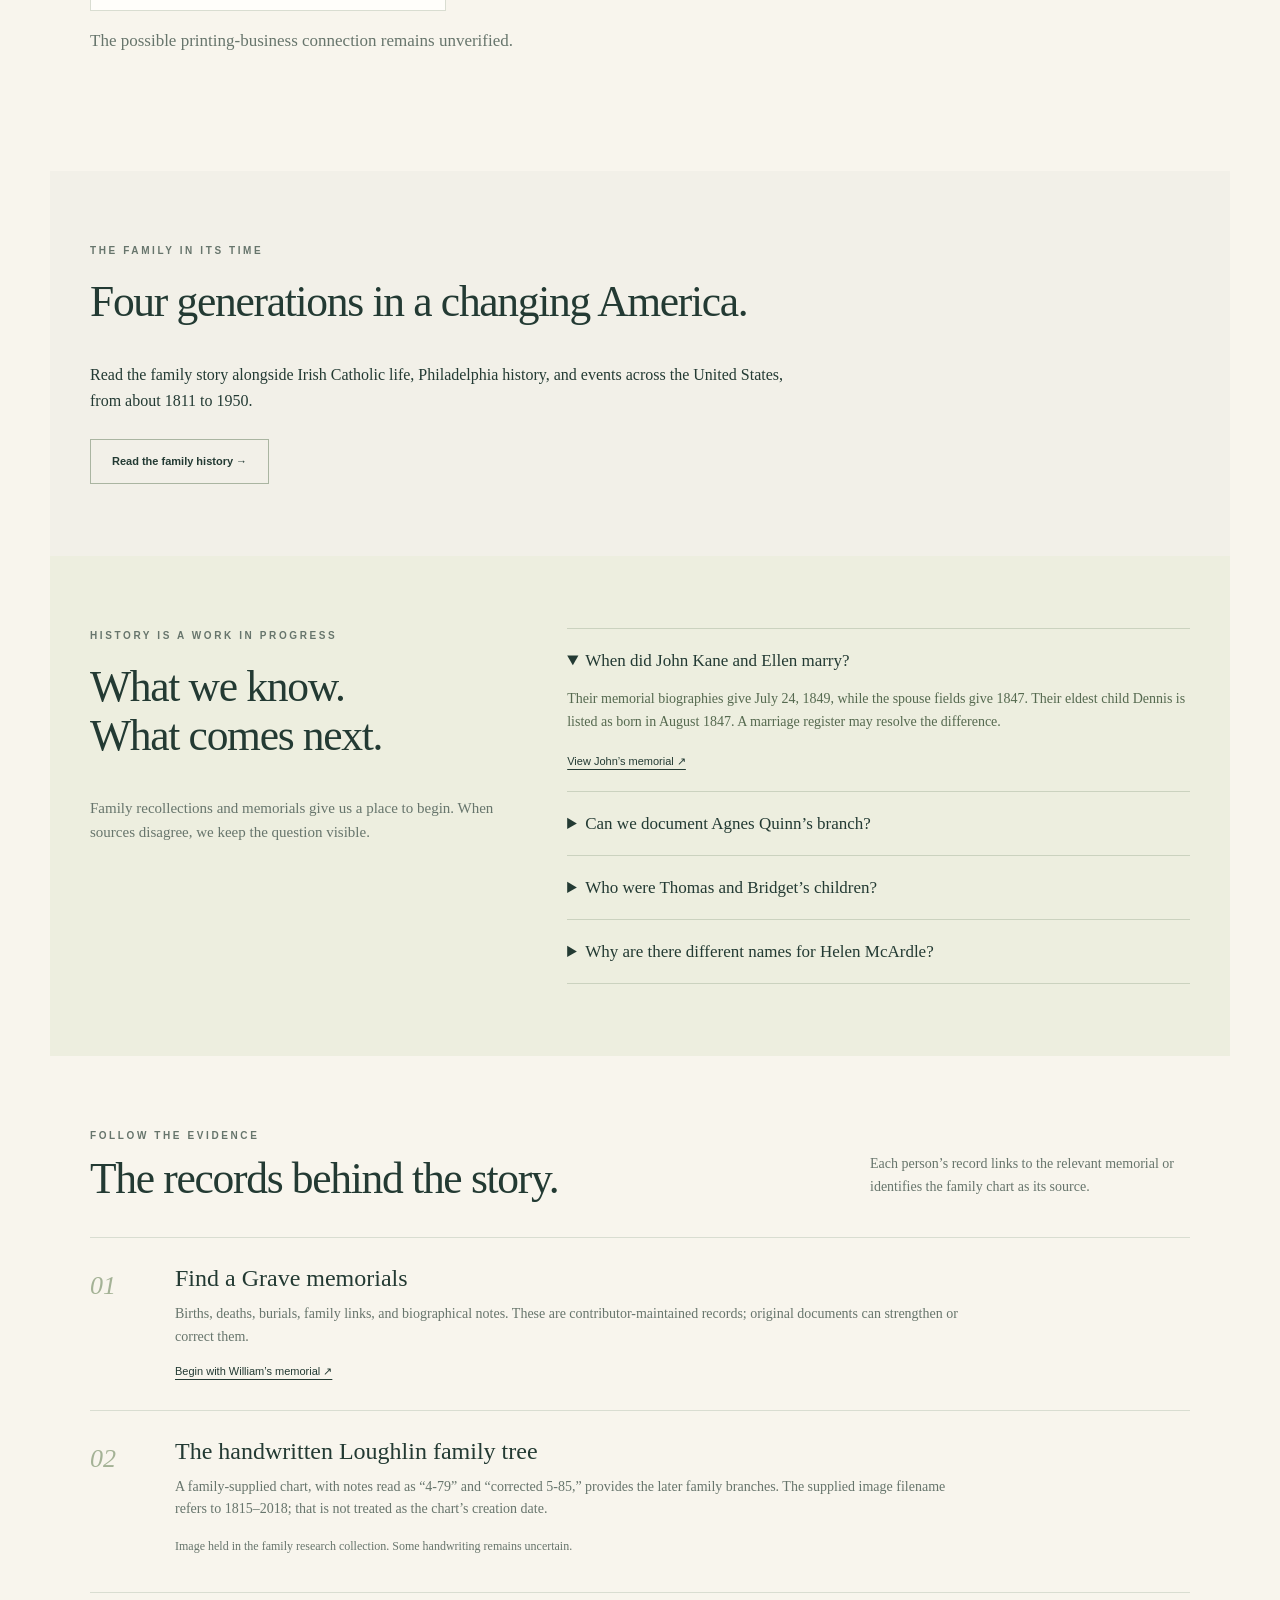
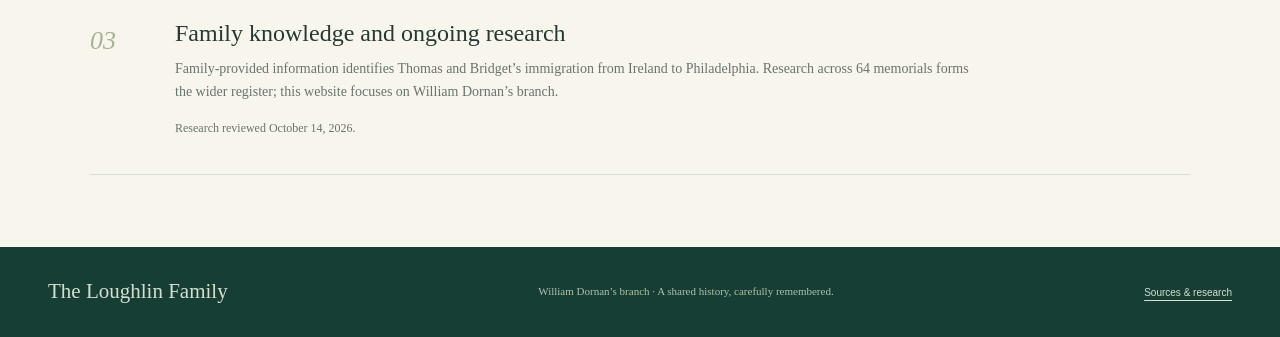
<file: schedule.html>
<!doctype html><html lang="en"><head><meta charset="utf-8"><meta name="viewport" content="width=device-width,initial-scale=1"><meta name="robots" content="noindex"><meta http-equiv="refresh" content="0;url=index.html"><title>The Loughlin Family</title></head><body><p>This page has been removed. <a href="index.html">Return to the Loughlin family website</a>.</p></body></html>
</file>
<file: styles.css>
:root{--forest:#173e35;--deep:#102e28;--ink:#233a33;--paper:#f8f5ed;--cream:#ede7d9;--muted:#67756c;--gold:#d6b77a;--line:#d9ddd1;--white:#fffefa}*{box-sizing:border-box}html{scroll-behavior:smooth;scroll-padding-top:30px}body{margin:0;background:var(--paper);color:var(--ink);font-family:Georgia,'Times New Roman',serif;line-height:1.6}button,input,select{font:inherit}button,a,input,select{touch-action:manipulation}button{cursor:pointer}a{color:inherit;text-underline-offset:4px}button:focus-visible,a:focus-visible,input:focus-visible,select:focus-visible,summary:focus-visible{outline:3px solid #ae7e34;outline-offset:5px}h1,h2,h3,p{margin-top:0}h1,h2,h3{font-weight:400;line-height:1.13}h1{font-size:clamp(48px,5.6vw,80px);letter-spacing:-3px;margin-bottom:25px}h2{font-size:clamp(32px,3.4vw,47px);letter-spacing:-1.3px}h3{font-size:24px}button{color:inherit}section{scroll-margin-top:20px}.site-header{max-width:1280px;padding:26px 48px;margin:auto;display:flex;align-items:center;justify-content:space-between;gap:24px}.brand{display:flex;align-items:center;gap:13px;text-decoration:none;font:600 12px/1.4 'Segoe UI',sans-serif;letter-spacing:1.9px}.brand small{display:block;font:italic 13px Georgia,serif;color:var(--muted);letter-spacing:0;margin-top:4px}.monogram{border:1px solid #a6b5a6;width:45px;height:49px;display:grid;place-items:center;font:34px Georgia,serif;position:relative}.monogram:after{content:'';position:absolute;inset:4px;border:1px solid #cdd3c4}.site-header nav{display:flex;gap:28px;font:13px 'Segoe UI',sans-serif}.site-header nav a{text-decoration:none}.site-header nav a:hover{text-decoration:underline}.hero{max-width:1280px;margin:auto;background:var(--forest);color:var(--paper);padding:70px 70px 58px;display:grid;grid-template-columns:1.25fr 1fr;gap:80px;position:relative;overflow:hidden}.hero:before{content:'';position:absolute;inset:18px;border:1px solid #ffffff18;pointer-events:none}.hero-copy{position:relative}.eyebrow{font:600 10px/1.6 'Segoe UI',sans-serif;letter-spacing:2.6px;color:var(--muted);margin-bottom:18px}.hero .eyebrow{color:var(--gold)}.intro{font-size:18px;line-height:1.75;max-width:480px;color:#e1e6d9;margin-bottom:28px}.intro strong{font-weight:400;color:white}.button{display:inline-flex;align-items:center;justify-content:center;gap:30px;padding:13px 21px;text-decoration:none;border:1px solid transparent;font:600 12px/1.5 'Segoe UI',sans-serif}.gold{background:var(--gold);color:var(--deep)}.gold:hover{background:#e4c995}.hero-note{font-size:12px;font-style:italic;color:#aebeb0;margin:23px 0 0}.hero-record{align-self:center;padding:36px 35px 23px;border:1px solid #b3c1ab55;background:#103229;position:relative;min-height:380px;box-shadow:15px 15px 0 #0c2a213b}.hero-record .eyebrow{font-size:9px;margin-bottom:13px}.hero-record h2{font-size:39px;letter-spacing:-1px;margin-bottom:13px}.hero-record p:not(.eyebrow){font-size:14px;color:#d2dccd}.hero-record .life{font-size:24px!important;letter-spacing:3px}.life span{color:var(--gold);margin:0 6px}.record-rule{width:42px;border-top:1px solid var(--gold);margin:21px 0}.record-mark{position:absolute;right:20px;top:15px;color:#ccd8b81f;font-size:52px;font-style:italic;letter-spacing:-5px}.text-button{border:0;border-bottom:1px solid #b7c6b35e;background:none;padding:3px 0;color:var(--gold);font:12px 'Segoe UI',sans-serif}.text-button span{margin-left:18px}.record-number{display:block;font:8px 'Segoe UI',sans-serif;letter-spacing:2px;color:#9fb49f;margin-top:29px}.section{max-width:1180px;margin:auto;padding:72px 40px}.section-heading{display:flex;justify-content:space-between;gap:50px;align-items:flex-end;margin-bottom:34px}.section-heading h2{margin-bottom:0}.section-heading>p{max-width:320px;font-size:14px;color:var(--muted);margin-bottom:5px}.section-heading .eyebrow{margin-bottom:10px}.lineage-section{padding-bottom:48px}.lineage{position:relative}.lineage-row{display:grid;grid-template-columns:170px 1fr;align-items:center;position:relative;padding:0 0 27px}.lineage-row:not(:last-child):after{content:'';position:absolute;top:100%;left:calc(170px + (100% - 170px)/2);height:27px;border-left:1px solid #a9b7a4;transform:translateY(-27px);z-index:0}.generation span{font-size:35px;color:#a1af9a;font-style:italic;display:block;line-height:1.2}.generation small{font:8px/1.8 'Segoe UI',sans-serif;letter-spacing:1.5px;display:block;max-width:130px;margin-top:8px;color:var(--muted)}.couple{display:grid;grid-template-columns:1fr 30px 1fr;gap:8px}.couple.single{grid-template-columns:1fr;max-width:calc(50% - 23px);margin:auto;width:100%}.union{display:grid;place-items:center;color:#9aa88f;font-style:italic;font-size:22px}.person-card{position:relative;text-align:left;width:100%;border:1px solid var(--line);border-radius:0;background:var(--white);padding:19px 21px;display:flex;flex-direction:column;min-height:157px;transition:background .18s,border-color .18s,transform .18s}.person-card:hover{border-color:#78957e;background:#f2f6ed;transform:translateY(-2px)}.person-role{font:9px/1.5 'Segoe UI',sans-serif;text-transform:uppercase;letter-spacing:1.3px;color:var(--muted);margin-bottom:8px}.person-card strong{font-size:21px;font-weight:400;line-height:1.2}.person-years{font-size:12px;color:var(--muted);display:block;margin:7px 0 14px}.card-bottom{margin-top:auto;display:flex;justify-content:space-between;align-items:flex-end;gap:9px}.card-bottom>span:last-child{color:#81927d}.record-badges{display:flex;flex-wrap:wrap;gap:5px}.badge{font:8px/1.5 'Segoe UI',sans-serif;padding:3px 6px;white-space:nowrap;letter-spacing:.2px}.badge.memorial{color:#355948;background:#eaf0e6}.badge.chart{color:#705c33;background:#f1eadb}.badge.uncertain{color:#84533d;background:#f7e9de}.focus-card{background:#e7eddc;border-color:#9bad88}.focus-card strong{color:#1e4b39}.evidence-key{display:flex;justify-content:flex-end;gap:22px;font:10px/1.5 'Segoe UI',sans-serif;color:var(--muted);margin-top:4px}.evidence-key>span{display:flex;align-items:center;gap:7px}.dot{display:inline-block;width:6px;height:6px;border-radius:50%}.dot.memorial{background:#5c805b}.dot.chart{background:#b29758}.dot.uncertain{background:#b47754}.william-section{display:grid;grid-template-columns:.8fr 1.5fr;gap:65px;border-top:1px solid var(--line);border-bottom:1px solid var(--line);padding-top:55px;padding-bottom:55px}.william-heading p:not(.eyebrow){font-size:15px;color:var(--muted)}.outline{background:transparent;border-color:#aab5a1;font-size:11px;margin-top:10px}.outline:hover{background:#e9ecdf}.family-pair,.children-grid{display:grid;grid-template-columns:1fr 1fr;gap:12px}.family-pair .person-card{min-height:170px}.connector-label{font:8px 'Segoe UI',sans-serif;letter-spacing:1.8px;text-align:center;color:var(--muted);padding:20px 0 4px;margin-bottom:14px;position:relative}.connector-label:before{content:'';height:16px;border-left:1px solid #a8b49e;position:absolute;left:50%;top:0}.small-note{font-size:12px;line-height:1.7;color:var(--muted);margin-top:15px}.later-generation{border-top:1px solid var(--line);padding:16px 0 0;margin-top:20px}.later-generation summary{font-size:15px;cursor:pointer}.later-generation summary span{float:right}.later-generation #later-children{display:grid;grid-template-columns:1fr 1fr;gap:10px;margin-top:17px}.directory-tools{display:flex;gap:25px;align-items:flex-end;padding-bottom:18px;border-bottom:1px solid var(--line)}.directory-tools label{display:flex;flex-direction:column;gap:7px;font:11px 'Segoe UI',sans-serif;color:var(--muted)}.search-label{flex:1}.directory-tools input,.directory-tools select{border:1px solid #bdc7b7;background:var(--white);border-radius:0;padding:13px 14px;font:14px 'Segoe UI',sans-serif;color:var(--ink);width:100%;min-height:47px}.directory-tools select{width:260px}.results-count{font:10px 'Segoe UI',sans-serif;color:var(--muted);margin:19px 0}.directory{display:grid;grid-template-columns:repeat(3,1fr);gap:12px}.directory .person-card{min-height:182px}.empty-state{grid-column:1/-1;padding:25px;background:#eaeedf;color:var(--muted)}.research-section{background:#edeedf;display:grid;grid-template-columns:.85fr 1.3fr;gap:70px}.research-section>div>p:not(.eyebrow){font-size:15px;color:var(--muted)}.questions details{border-top:1px solid #cbd2bf;padding:18px 0}.questions details:last-child{border-bottom:1px solid #cbd2bf}.questions summary{cursor:pointer;font-size:17px}.questions p{font-size:14px;color:#55694f;margin:14px 0}.questions a{font:11px 'Segoe UI',sans-serif}.source-list{border-top:1px solid var(--line)}.source-list article{display:grid;grid-template-columns:65px 1fr;gap:20px;padding:27px 0;border-bottom:1px solid var(--line)}.source-num{font-size:26px;color:#a4b296;font-style:italic}.source-list h3{font-size:24px;margin-bottom:11px}.source-list p{font-size:14px;color:var(--muted);max-width:800px;margin-bottom:9px}.source-list a{font:11px 'Segoe UI',sans-serif}.source-list .small-note{font-size:12px}footer{max-width:1280px;background:var(--forest);padding:28px 48px;margin:auto;display:flex;align-items:center;justify-content:space-between;gap:25px;color:#d4dfce}.footer-name{font-size:21px;text-decoration:none}footer p{font-size:11px;margin:0;color:#aec1aa}footer>a:last-child{font:10px 'Segoe UI',sans-serif}.skip{position:absolute;left:15px;top:-60px;background:var(--gold);padding:10px;z-index:20}.skip:focus{top:10px}dialog{width:min(620px,calc(100% - 30px));max-height:85vh;border:1px solid #a8b79f;background:var(--paper);color:var(--ink);padding:45px 37px 32px;box-shadow:0 20px 80px #001a1a55}dialog::backdrop{background:#0e2a27b8}.close-dialog{position:absolute;right:12px;top:8px;background:none;border:0;font-size:30px;padding:0 8px}.dialog-years{font-size:20px;color:var(--muted);margin-top:-5px}dialog h2{font-size:37px;margin-bottom:16px}dialog .eyebrow{padding-right:20px}dialog>div>p:not(.eyebrow):not(.dialog-years){font-size:15px}dialog h3{font-size:19px;margin:18px 0 9px}.record-facts{margin-top:24px}.record-facts>div{display:grid;grid-template-columns:100px 1fr;gap:12px;padding:10px 0;border-bottom:1px solid var(--line)}dt{font:10px/1.7 'Segoe UI',sans-serif;color:var(--muted)}dd{margin:0;font-size:14px}.relative-link{display:flex;justify-content:space-between;width:100%;text-align:left;background:none;border:0;border-bottom:1px solid var(--line);padding:9px 0;font-size:14px}.relative-link:hover{color:#887038}.record-source{margin-top:24px;padding-top:4px;border-top:1px solid var(--line)}.record-source a{font-size:14px}.record-source p{font-size:12px}.no-script{padding:25px;max-width:900px;margin:auto}
.tour-invitation{display:flex;align-items:center;justify-content:space-between;gap:45px;border-top:1px solid var(--line)}.tour-invitation>div{max-width:650px}.tour-invitation h2{margin-bottom:18px}.tour-invitation p:not(.eyebrow){color:var(--muted);font-size:16px}.tour-invitation .button{flex-shrink:0}.tour-hero{max-width:1280px;margin:auto;background:var(--forest);color:var(--paper);padding:65px 70px}.tour-hero .eyebrow{color:var(--gold)}.tour-hero .intro{max-width:700px}.tour-hero-links{display:flex;align-items:center;gap:30px;flex-wrap:wrap}.tour-hero-links>a:not(.button){font:12px 'Segoe UI',sans-serif;color:#d6dfcf}.tour-plan{display:grid;grid-template-columns:1fr 1fr;gap:65px}.tour-plan p{font-size:15px;color:var(--muted)}.tour-plan>div>a{font:12px 'Segoe UI',sans-serif}.tour-menu{align-self:center}.tour-menu a{display:flex;align-items:center;gap:20px;padding:17px 0;border-bottom:1px solid var(--line);text-decoration:none;font-size:16px}.tour-menu a:first-child{border-top:1px solid var(--line)}.tour-menu a>span{font-size:24px;font-style:italic;color:#889e7b;min-width:27px}.tour-menu b{margin-left:auto;color:#889e7b;font-weight:400}.address-note{border-top:1px solid var(--line);border-bottom:1px solid var(--line);padding-top:33px;padding-bottom:33px}.address-note h2{font-size:30px}.address-note p:not(.eyebrow){font-size:14px;max-width:95ch;color:var(--muted)}.walk-heading{display:flex;gap:25px;align-items:flex-start}.walk-number{font-style:italic;font-size:54px;color:#a4b296;line-height:1}.walk-heading h2{font-size:37px;margin-bottom:15px}.walk-heading p:not(.eyebrow){color:var(--muted);font-size:16px}.route-parts{display:grid;grid-template-columns:1fr 1fr;gap:22px;margin:25px 0}.route-parts>div,.route-parts>article{border-top:1px solid var(--line);padding-top:20px}.route-parts h3{font-size:23px}.route-parts p{font-size:14px;color:var(--muted)}.route-parts .button{gap:12px;font-size:11px}.tour-stop-details summary{cursor:pointer;font:600 13px 'Segoe UI',sans-serif;padding:18px 0;border-bottom:1px solid var(--line)}.tour-stops{list-style:none;padding:0;margin:0;counter-reset:stop}.tour-stop{counter-increment:stop;position:relative;padding:28px 0 26px 44px;border-bottom:1px solid var(--line);break-inside:avoid}.tour-stop:before{content:counter(stop,decimal-leading-zero);position:absolute;left:0;top:30px;font:italic 19px Georgia,serif;color:#889e7b}.tour-stop h3{font-size:26px;margin-bottom:8px}.tour-stop p{font-size:15px;max-width:90ch;margin-bottom:13px}.tour-stop .stop-address{font:11px/1.6 'Segoe UI',sans-serif;color:var(--muted)}.tour-stop .stop-caution{font-size:13px;color:#765e3d}.stop-links{display:flex;gap:25px;flex-wrap:wrap;margin-top:18px;font:11px/1.6 'Segoe UI',sans-serif}.tour-person{color:#426747}.tour-walk+.tour-walk{border-top:1px solid var(--line)}.historic-addresses{background:#edeedf}.historic-addresses>p{max-width:90ch}.tour-source-links{padding-left:18px}.tour-source-links li{margin:12px 0;font-size:14px}.tour-page .sources-section>p{max-width:95ch}.site-header nav a[aria-current=page]{text-decoration:underline;text-decoration-color:#a58a54;text-underline-offset:6px}@media(max-width:760px){.tour-invitation{display:block}.tour-plan{grid-template-columns:1fr;gap:25px}.tour-hero{padding:45px 28px}.tour-hero h1{font-size:54px}.route-parts{grid-template-columns:1fr;gap:8px}.walk-heading{gap:16px}.walk-heading h2{font-size:31px}.walk-number{font-size:39px}.tour-stop{padding-left:32px}.tour-stop h3{font-size:23px}.tour-hero-links{gap:20px}.site-header nav{flex-wrap:wrap}.tour-plan h2{font-size:34px}}@media print{.tour-page .tour-hero{background:white;color:var(--ink);padding:15px 0}.tour-page .tour-hero .intro{color:var(--ink)}.tour-page .tour-hero h1{font-size:34pt}.tour-menu,.tour-hero-links{display:none}.tour-plan{display:block}.tour-page .route-parts .button{display:block!important;border:0;padding:0;font-size:9pt}.tour-page .route-parts a:after,.tour-page .stop-links a:after{content:' (' attr(href) ')';overflow-wrap:anywhere;font-size:8pt}.tour-stop-details::details-content{content-visibility:visible}.route-parts{display:block}.walk-heading{break-after:avoid}.tour-invitation{display:none}}
@media(min-width:1450px){.hero{margin-top:10px}.site-header{padding-top:33px;padding-bottom:33px}}
@media(max-width:900px){.hero{gap:35px;padding:50px 40px}.hero-record{padding:28px;min-height:365px}.hero-record h2{font-size:33px}.section{padding-left:30px;padding-right:30px}.lineage-row{grid-template-columns:120px 1fr}.lineage-row:not(:last-child):after{left:calc(120px + (100% - 120px)/2)}.william-section{gap:30px;grid-template-columns:.8fr 1.3fr}.person-card{padding:17px}.person-card strong{font-size:18px}.research-section{gap:35px}.directory{grid-template-columns:repeat(2,1fr)}footer{flex-wrap:wrap}}
@media(max-width:620px){.site-header{padding:20px;flex-wrap:wrap;gap:20px}.site-header nav{width:100%;justify-content:space-between;gap:10px;font-size:12px}.hero{grid-template-columns:1fr;padding:43px 28px 35px;gap:35px}.hero:before{inset:10px}h1{font-size:53px;letter-spacing:-2px}.hero-record{min-height:0;margin:0 6px}.hero-record h2{font-size:36px}.intro{font-size:16px}.hero-note{max-width:250px}.section{padding:45px 20px}.section-heading{display:block;margin-bottom:25px}.section-heading>p{margin-top:18px;max-width:none}.lineage-row{display:block;padding-bottom:28px}.generation{display:flex;align-items:center;gap:13px;margin:0 0 12px}.generation span{font-size:25px}.generation small{max-width:none;margin:0;font-size:8px}.couple{grid-template-columns:1fr 14px 1fr;gap:5px}.couple.single{max-width:100%;width:calc(50% - 12px)}.person-card{padding:15px 12px;min-height:178px}.person-card strong{font-size:18px}.person-role{font-size:8px;letter-spacing:.8px}.badge{font-size:7px;padding:3px 4px}.lineage-row:not(:last-child):after{left:50%;height:28px;transform:translateY(-28px)}.evidence-key{justify-content:flex-start;flex-wrap:wrap;gap:10px 16px}.william-section,.research-section{grid-template-columns:1fr;gap:28px}.william-heading p:not(.eyebrow){max-width:none}.family-pair,.children-grid{gap:10px}.directory-tools{display:block}.directory-tools label+label{margin-top:15px}.directory-tools select{width:100%}.directory{gap:10px}.directory .person-card{min-height:195px}.directory .person-card strong{font-size:19px}.source-list article{grid-template-columns:30px 1fr;gap:12px}.source-num{font-size:23px}.source-list h3{font-size:22px}footer{padding:28px 20px;display:block}footer p{margin:12px 0}.record-facts>div{grid-template-columns:70px 1fr}dialog{padding:40px 23px 26px}dialog h2{font-size:30px}}
@media(prefers-reduced-motion:reduce){html{scroll-behavior:auto}*{transition:none!important}}
@media print{body{font-size:10pt;background:white}.site-header nav,.button,.text-button,.directory-tools,.results-count,.directory,.hero-note,.evidence-key,dialog,footer,.skip{display:none!important}.hero{color:#173e35;background:white;display:block;padding:15px 0}.hero-record{display:none}.hero .eyebrow{color:#53644b}.hero .intro{color:#173e35}.hero .intro strong{color:#173e35}h1{font-size:36pt}h2{font-size:24pt}.section{padding:20px 0;max-width:none}.lineage-row{break-inside:avoid}.person-card{break-inside:avoid;box-shadow:none;min-height:0}.person-card strong{font-size:14pt}.person-card .card-bottom>span:last-child{display:none}.william-section,.research-section{display:block;background:white}.william-heading{margin-bottom:20px}details{display:block}details::details-content{content-visibility:visible}#later-children{display:grid!important}.source-list article{break-inside:avoid}#family{display:none}}

/* Generations and sourced family essay */
#family-directory{display:block}.generation-group{margin:0 0 44px}.generation-group h3{font-size:28px;border-top:1px solid var(--line);padding-top:24px;margin-bottom:20px}.generation-group h3 small{display:block;font:14px/1.6 'Segoe UI',sans-serif;margin-top:7px;color:var(--muted)}.generation-cards{display:grid;grid-template-columns:repeat(3,minmax(0,1fr));gap:16px}.generation-jumps{display:flex;gap:10px;flex-wrap:wrap;margin:20px 0}.generation-jumps a{padding:8px 12px;border:1px solid var(--line);border-radius:4px;font:13px 'Segoe UI',sans-serif}.essay{max-width:850px;padding:50px 30px;margin:auto}.essay h1{font-size:54px}.essay-chapter{margin:48px 0;scroll-margin-top:100px}.essay-chapter h2{font-size:32px;line-height:1.25}.essay-chapter p{font-size:18px;line-height:1.85}.essay-subtitle{font-style:italic;color:var(--muted)}.essay-toc{display:flex;flex-wrap:wrap;gap:14px;border-block:1px solid var(--line);padding:22px 0;margin-top:30px}.essay-toc a{font:14px/1.5 'Segoe UI',sans-serif}#history-sources p{font-size:14px;overflow-wrap:anywhere}.site-header nav{flex-wrap:wrap}.history-invitation{background:#f2f0e8}.history-invitation p{max-width:700px}@media(max-width:800px){.generation-cards{grid-template-columns:repeat(2,minmax(0,1fr))}}@media(max-width:520px){.generation-cards{grid-template-columns:1fr}.essay{padding:30px 20px}.essay h1{font-size:38px}.essay-chapter h2{font-size:27px}.essay-chapter p{font-size:17px}}@media print{.essay-toc{display:none}.essay{max-width:none;padding:0}.essay-chapter p{font-size:11pt}.essay-chapter h2{font-size:18pt}.essay h1{font-size:26pt}.essay-chapter{margin:20px 0}}
.essay .intro{color:var(--muted)}

/* Household tree */
.branch-tree{max-width:1250px;margin:auto}.tree-roots{max-width:650px;margin:auto;text-align:center}.branch-parents{display:grid;grid-template-columns:1fr 1fr;gap:12px}.tree-stem{height:34px;border-left:2px solid var(--line);width:1px;margin:auto}.brother-branches{display:grid;grid-template-columns:1fr 1fr;gap:24px;align-items:start}.brother-branch{border:1px solid var(--line);padding:22px;background:#f9f8f1}.brother-branch>summary{font-size:25px;cursor:pointer;margin-bottom:20px;line-height:1.3}.brother-branch>summary small{display:block;font:12px/1.8 'Segoe UI',sans-serif;color:var(--muted);margin-top:8px}.brother-branch h3{font-size:23px;margin:26px 0 16px}.g3-children{display:grid;gap:15px}.child-house{border-left:3px solid #b6c5b5;padding:0 0 15px 15px}.child-house>.person-card{width:100%;min-height:0}.dennis-house{border-left-color:#173e35}.spouse-note{font-size:14px;line-height:1.6;margin:12px 0}.spouse-note button{border:0;background:transparent;color:var(--ink);text-decoration:underline;font:inherit;cursor:pointer}.child-house details{margin-top:10px}.child-house summary{cursor:pointer;font-size:15px;line-height:1.6}.g4-children{display:grid;grid-template-columns:1fr 1fr;gap:10px;margin-top:14px}.g4-children .person-card{min-height:160px}.sisters{margin:15px 0 30px}.sister-cards{display:grid;grid-template-columns:repeat(3,1fr);gap:12px}.sisters h3{font-size:23px}.later-focus{max-width:1320px;margin:0 auto;border-block:1px solid var(--line)}.later-focus>summary{cursor:pointer;padding:25px;font-size:23px}.connection{padding:25px 0;border-top:1px solid var(--line);margin-top:20px}.connection h3{font-size:28px}.connection>p{font-size:17px;line-height:1.8}.connection>.person-card{max-width:380px}.branch-parents .person-card{min-height:180px}.branch-tree .person-role{text-transform:none}.branch-tree button{overflow-wrap:anywhere}@media(max-width:850px){.brother-branches{grid-template-columns:1fr}.sister-cards{grid-template-columns:1fr}.sister-cards .person-card{min-height:0}.brother-branch{padding:16px}}@media(max-width:450px){.branch-parents,.g4-children{grid-template-columns:1fr}.branch-parents .person-card{min-height:0}}@media print{.brother-branches{display:block}.brother-branch{margin-bottom:20px}.branch-tree details::details-content{content-visibility:visible}.later-focus{display:none}.connected-section{break-before:page}}
</file>
